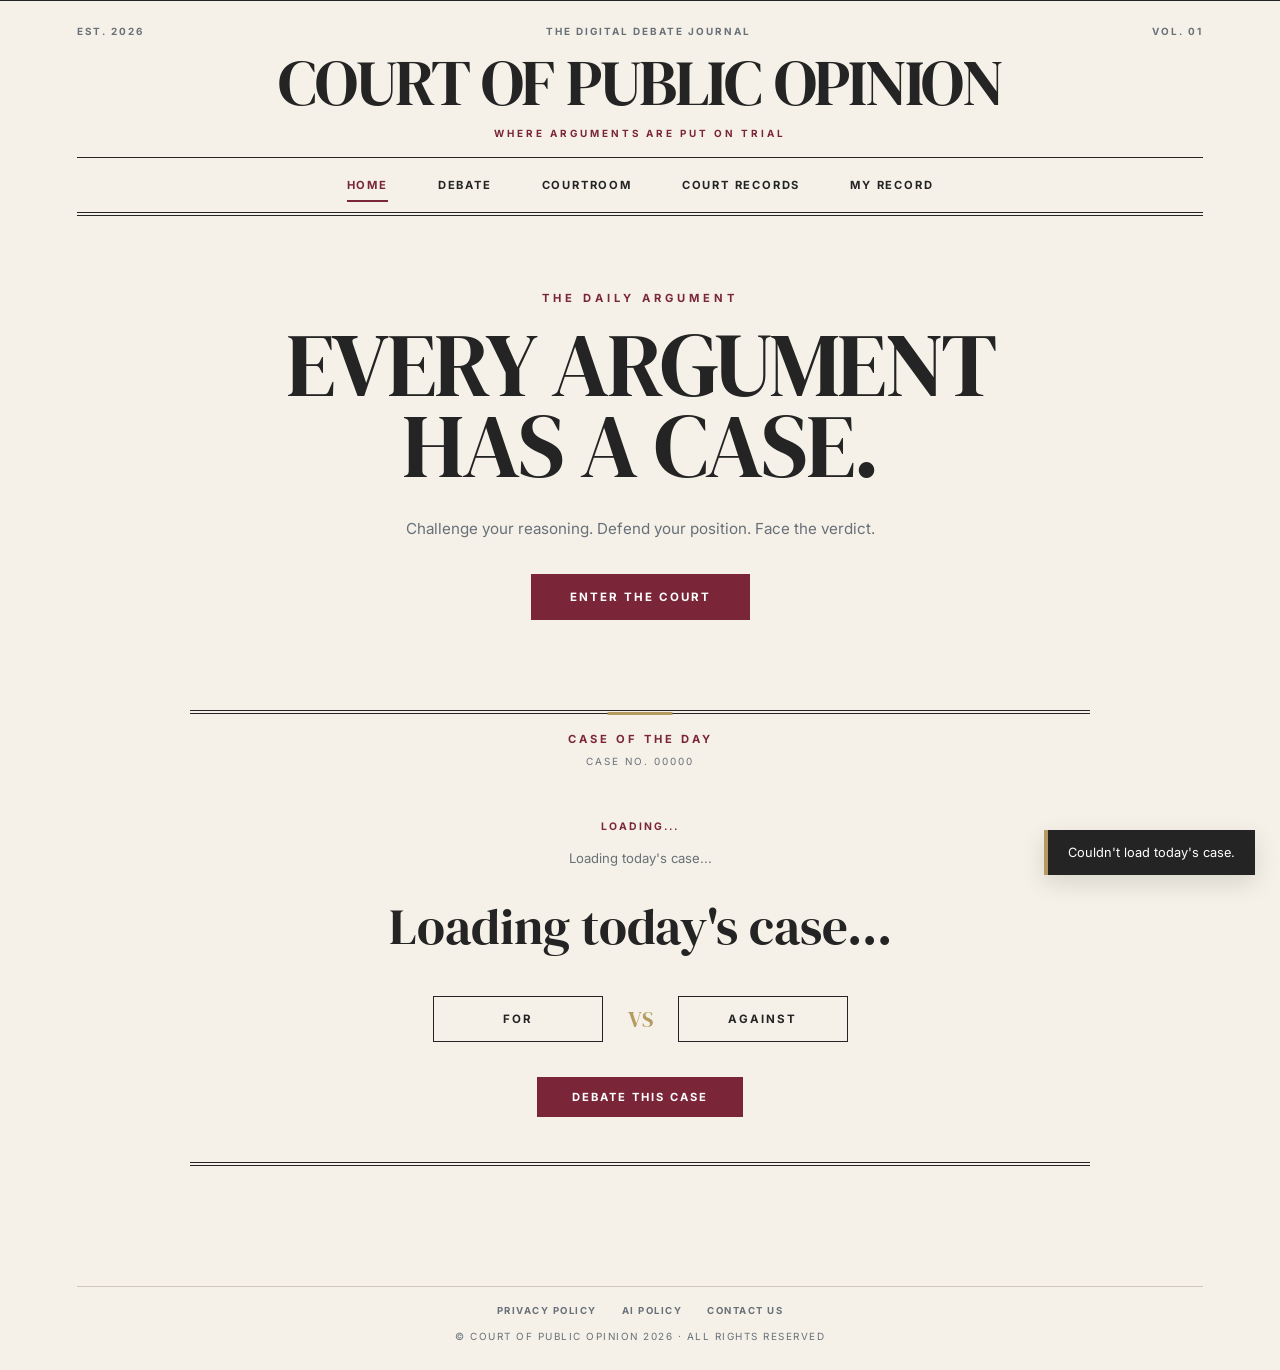
<file: client/index.html>
<!doctype html>
<html lang="en">
	<head>
		<meta charset="UTF-8" />
		<meta name="viewport" content="width=device-width, initial-scale=1.0" />

		<title>Court of Public Opinion</title>

		<link rel="stylesheet" href="/client/styles/style.css" />
	</head>

	<body>
		<header>
			<div class="masthead">
				<div class="masthead-top">
					<span>EST. 2026</span>
					<span>THE DIGITAL DEBATE JOURNAL</span>
					<span>VOL. 01</span>
				</div>

				<a href="/client/index.html" class="brand"> COURT OF PUBLIC OPINION </a>

				<div class="masthead-tagline">WHERE ARGUMENTS ARE PUT ON TRIAL</div>
			</div>

			<nav>
				<a href="/client/index.html" class="active">HOME</a>

				<a href="/client/pages/debate.html"> DEBATE </a>

				<a href="/client/pages/courtroom.html"> COURTROOM </a>

				<a href="/client/pages/cases.html"> COURT RECORDS </a>

				<a href="/client/pages/profile.html"> MY RECORD </a>
			</nav>
		</header>

		<main>
			<section class="hero">
				<p class="section-label">THE DAILY ARGUMENT</p>

				<h1>
					EVERY ARGUMENT<br />
					HAS A CASE.
				</h1>

				<p class="hero-description">
					Challenge your reasoning. Defend your position. Face the verdict.
				</p>

				<a href="/client/pages/courtroom.html" class="court-button">
					ENTER THE COURT
				</a>
			</section>

			<section class="case-section">
				<div class="case-header">
					<span class="case-label"> CASE OF THE DAY </span>

					<span class="case-number" id="caseNumber"> CASE NO. 00000 </span>
				</div>

				<div class="case-content">
					<p class="case-category" id="caseCategory">LOADING...</p>

					<p class="case-description" id="caseDescription">
						Loading today's case...
					</p>

					<h2 id="daily_case">
						Loading today's case...
					</h2>

					<div class="sides">
						<button type="button" class="stance-btn" id="forBtn" data-stance="FOR">
							FOR
						</button>

						<span class="vs">VS</span>

						<button type="button" class="stance-btn" id="againstBtn" data-stance="AGAINST">
							AGAINST
						</button>
					</div>

					<a href="/client/pages/debate.html" class="debate-button" id="debateBtn">
						DEBATE THIS CASE
					</a>
				</div>
			</section>
		</main>

		<footer>
			<div class="footer-line"></div>
			<div class="footer-links">
				<a href="/client/pages/policies/privacy_policy.html">PRIVACY POLICY</a>
				<a href="/client/pages/policies/ai_policy.html">AI POLICY</a>
				<a href="/client/pages/contact.html">CONTACT US</a>
			</div>
			<p>© COURT OF PUBLIC OPINION 2026 · ALL RIGHTS RESERVED</p>
		</footer>

		<div id="notification" class="notification hidden"></div>

		<script src="/client/scripts/env.js"></script>
		<script src="/client/scripts/axios.min.js"></script>
		<script src="/client/scripts/helper.js"></script>
		<script src="/client/scripts/index.js"></script>
	</body>
</html>
</file>
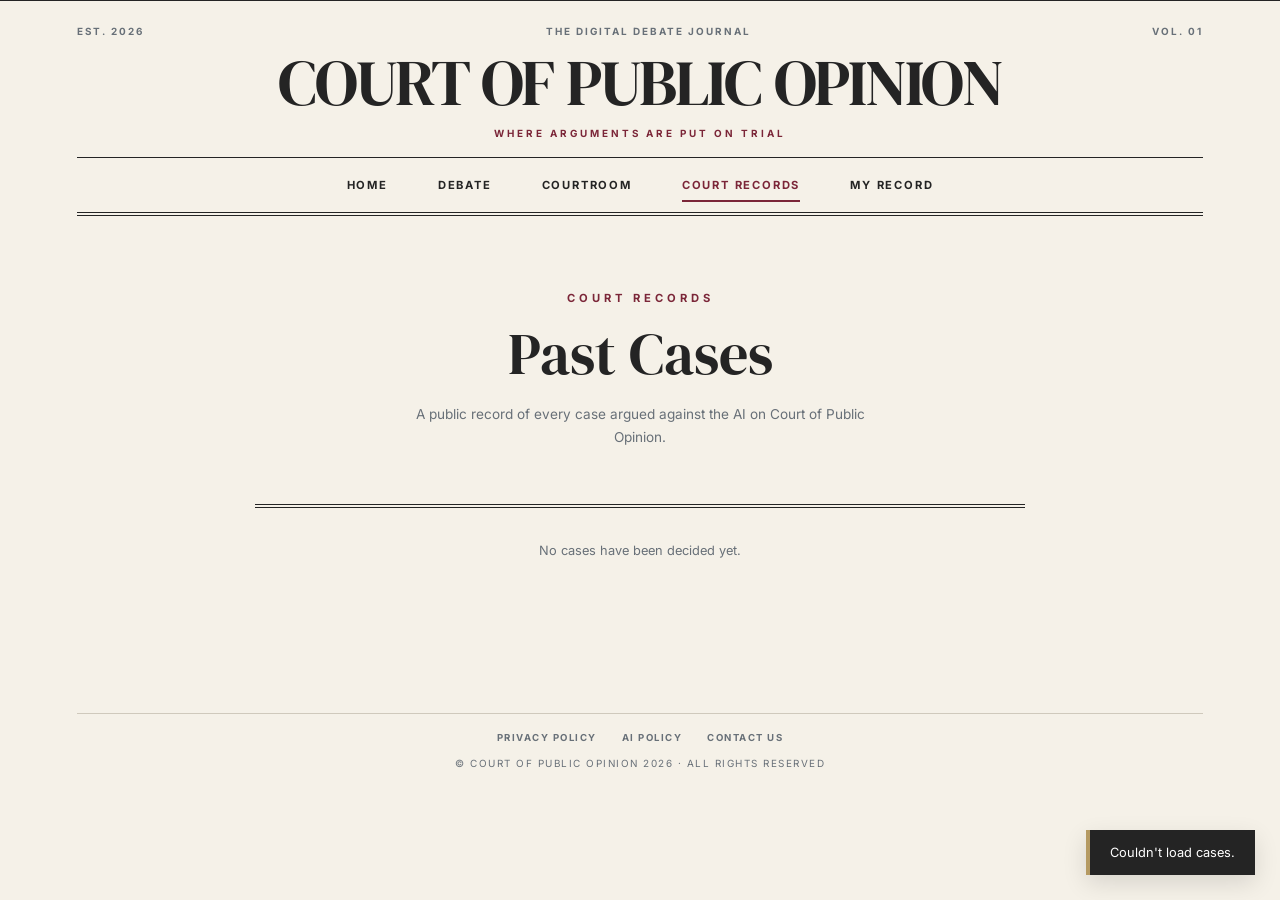
<file: client/pages/cases.html>
<!doctype html>
<html lang="en">
	<head>
		<meta charset="UTF-8" />
		<meta name="viewport" content="width=device-width, initial-scale=1.0" />
		<title>Court Records</title>
		<link rel="stylesheet" href="/client/styles/cases.css" />
	</head>
	<body>
		<header>
			<div class="masthead">
				<div class="masthead-top">
					<span>EST. 2026</span>
					<span>THE DIGITAL DEBATE JOURNAL</span>
					<span>VOL. 01</span>
				</div>

				<a href="/client/index.html" class="brand"> COURT OF PUBLIC OPINION </a>

				<div class="masthead-tagline">WHERE ARGUMENTS ARE PUT ON TRIAL</div>
			</div>

			<nav>
				<a href="/client/index.html">HOME</a>

				<a href="/client/pages/debate.html"> DEBATE </a>

				<a href="/client/pages/courtroom.html"> COURTROOM </a>

				<a href="/client/pages/cases.html" class="active"> COURT RECORDS </a>

				<a href="/client/pages/profile.html"> MY RECORD </a>
			</nav>
		</header>

		<main class="cases-main">
			<p class="section-label">COURT RECORDS</p>
			<h1>Past Cases</h1>
			<p class="cases-description">
				A public record of every case argued against the AI on Court of Public Opinion.
			</p>

			<div id="casesList">
				<p class="no-cases">No cases have been decided yet.</p>
			</div>
		</main>

		<footer>
			<div class="footer-line"></div>

			<div class="footer-links">
				<a href="/client/pages/policies/privacy_policy.html">PRIVACY POLICY</a>
				<a href="/client/pages/policies/ai_policy.html">AI POLICY</a>
				<a href="/client/pages/contact.html">CONTACT US</a>
			</div>

			<p>© COURT OF PUBLIC OPINION 2026 · ALL RIGHTS RESERVED</p>
		</footer>

		<div id="notification" class="notification hidden"></div>

		<script src="/client/scripts/env.js"></script>
		<script src="/client/scripts/axios.min.js"></script>
		<script src="/client/scripts/helper.js"></script>
		<script src="/client/scripts/cases.js"></script>
	</body>
</html>
</file>
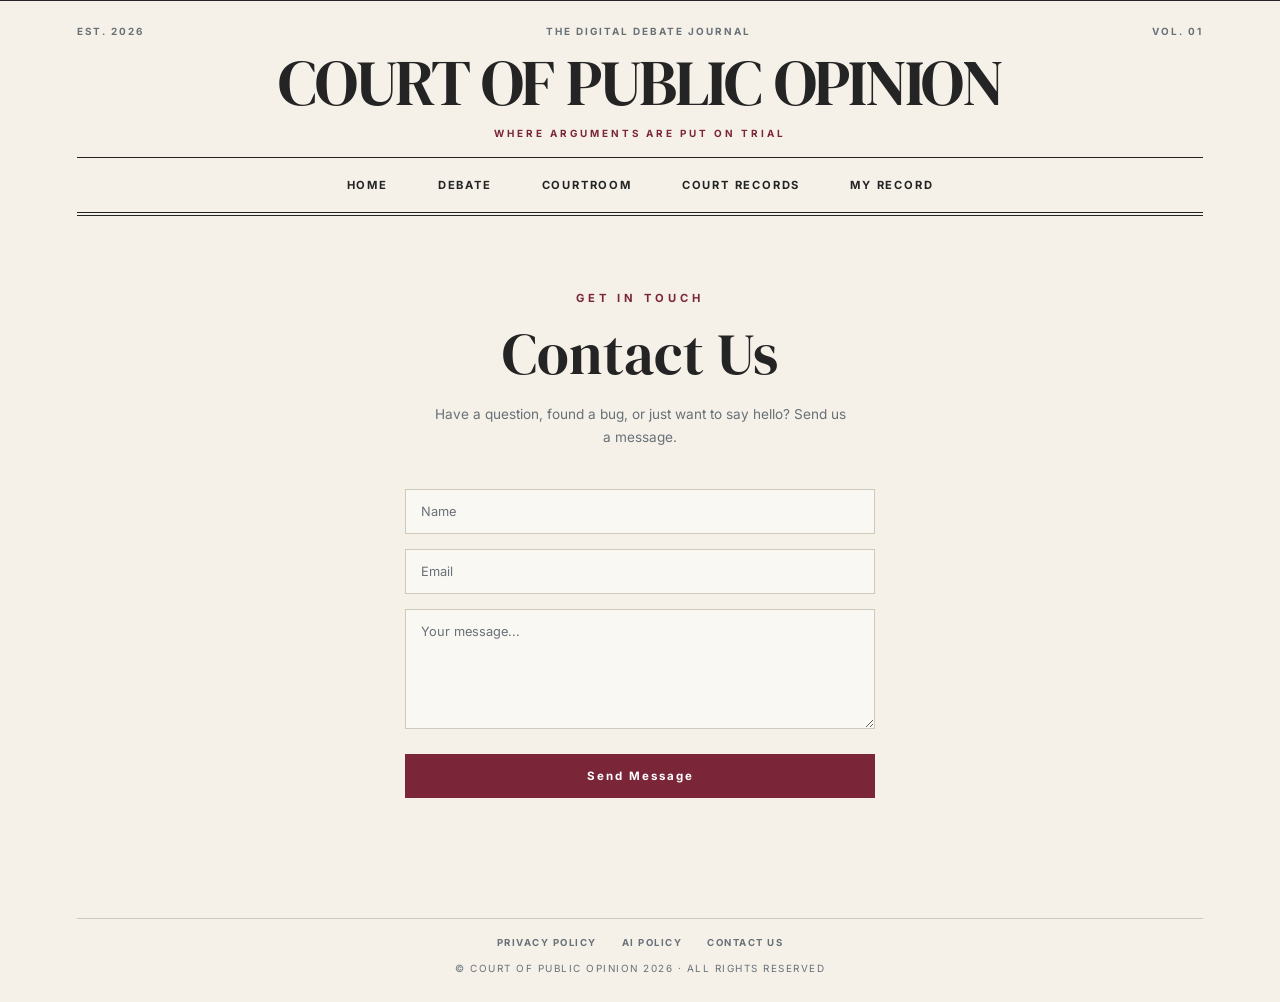
<file: client/pages/contact.html>
<!doctype html>
<html lang="en">
	<head>
		<meta charset="UTF-8" />
		<meta name="viewport" content="width=device-width, initial-scale=1.0" />
		<title>Contact Us</title>
		<link rel="stylesheet" href="/client/styles/contact.css" />
	</head>
	<body>
		<header>
			<div class="masthead">
				<div class="masthead-top">
					<span>EST. 2026</span>
					<span>THE DIGITAL DEBATE JOURNAL</span>
					<span>VOL. 01</span>
				</div>

				<a href="/client/index.html" class="brand"> COURT OF PUBLIC OPINION </a>

				<div class="masthead-tagline">WHERE ARGUMENTS ARE PUT ON TRIAL</div>
			</div>

			<nav>
				<a href="/client/index.html">HOME</a>

				<a href="/client/pages/debate.html"> DEBATE </a>

				<a href="/client/pages/courtroom.html"> COURTROOM </a>

				<a href="/client/pages/cases.html"> COURT RECORDS </a>

				<a href="/client/pages/profile.html"> MY RECORD </a>
			</nav>
		</header>

		<main class="contact-main">
			<p class="section-label">GET IN TOUCH</p>
			<h1>Contact Us</h1>
			<p class="contact-description">
				Have a question, found a bug, or just want to say hello? Send us a
				message.
			</p>

			<form id="contactForm">
				<input type="text" id="contactName" placeholder="Name" required />
				<input type="email" id="contactEmail" placeholder="Email" required />
				<textarea
					id="contactMessage"
					placeholder="Your message..."
					rows="6"
					required
				></textarea>
				<button type="submit">Send Message</button>
			</form>
		</main>

		<footer>
			<div class="footer-line"></div>

			<div class="footer-links">
				<a href="/client/pages/policies/privacy_policy.html">PRIVACY POLICY</a>
				<a href="/client/pages/policies/ai_policy.html">AI POLICY</a>
				<a href="/client/pages/contact.html">CONTACT US</a>
			</div>

			<p>© COURT OF PUBLIC OPINION 2026 · ALL RIGHTS RESERVED</p>
		</footer>

		<div id="notification" class="notification hidden"></div>

		<script src="/client/scripts/env.js"></script>
		<script src="/client/scripts/axios.min.js"></script>
		<script src="/client/scripts/helper.js"></script>
		<script src="/client/scripts/contact.js"></script>
	</body>
</html>
</file>
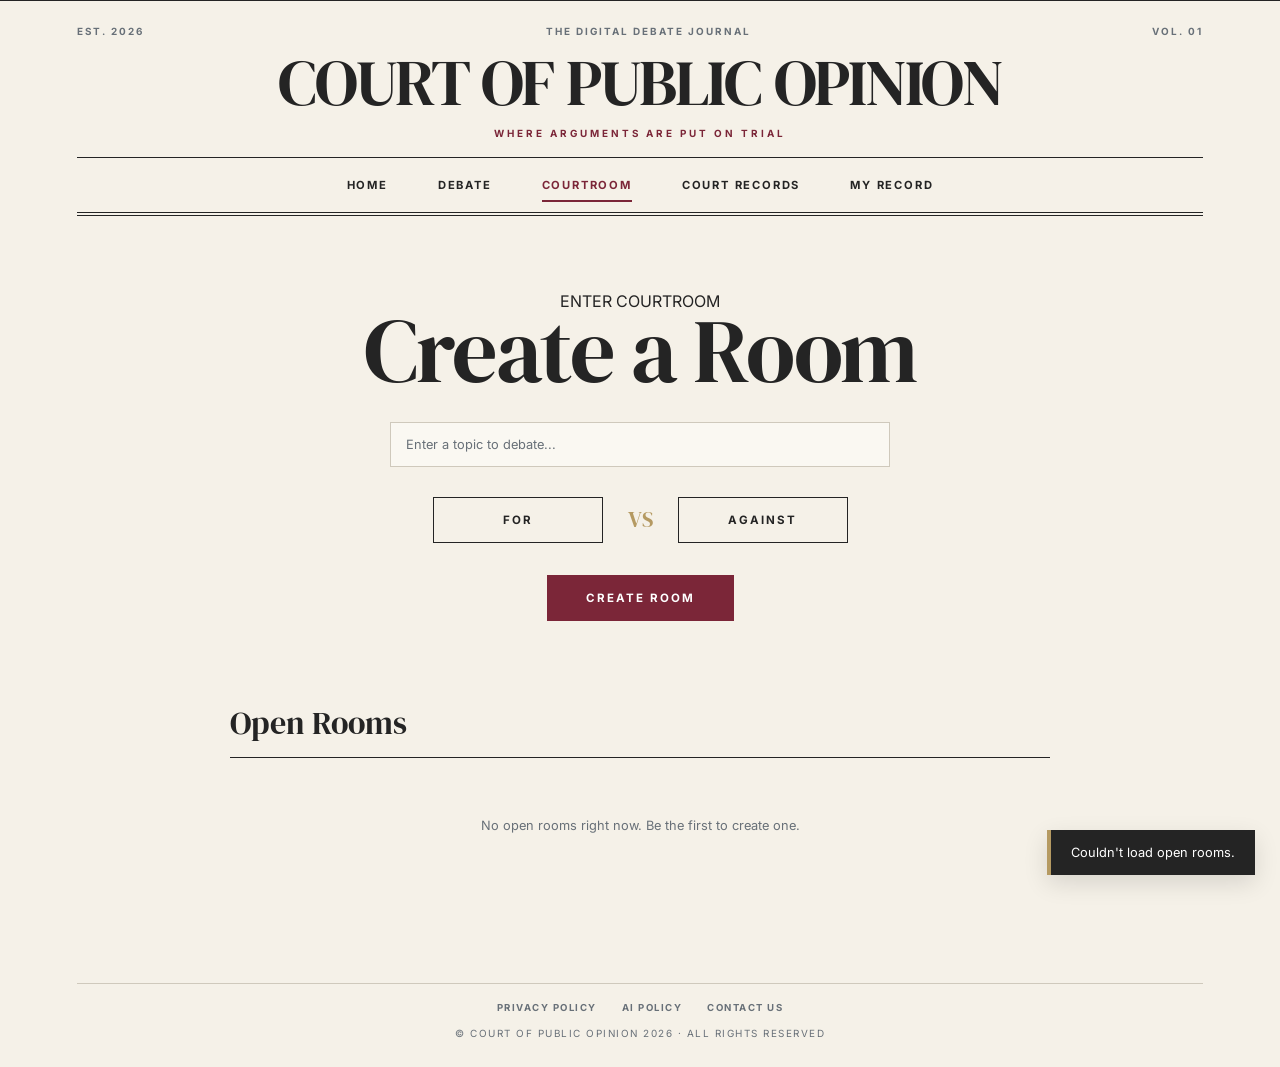
<file: client/pages/courtroom.html>
<!doctype html>
<html lang="en">
	<head>
		<meta charset="UTF-8" />
		<meta name="viewport" content="width=device-width, initial-scale=1.0" />
		<title>Courtroom</title>
		<link rel="stylesheet" href="/client/styles/courtroom.css" />
	</head>
	<body>
		<header>
			<div class="masthead">
				<div class="masthead-top">
					<span>EST. 2026</span>
					<span>THE DIGITAL DEBATE JOURNAL</span>
					<span>VOL. 01</span>
				</div>

				<a href="/client/index.html" class="brand"> COURT OF PUBLIC OPINION </a>

				<div class="masthead-tagline">WHERE ARGUMENTS ARE PUT ON TRIAL</div>
			</div>

			<nav>
				<a href="/client/index.html">HOME</a>

				<a href="/client/pages/debate.html"> DEBATE </a>

				<a href="/client/pages/courtroom.html" class="active"> COURTROOM </a>

				<a href="/client/pages/cases.html"> COURT RECORDS </a>

				<a href="/client/pages/profile.html"> MY RECORD </a>
			</nav>
		</header>

		<main class="courtroom-main">
			<div id="activeRoomBanner" class="hidden">
				<p id="activeRoomBannerText">You have a debate in progress.</p>
				<a href="#" id="returnToRoomLink">RETURN TO DEBATE</a>
			</div>

			<section id="createRoom">
				<p class="section-label">ENTER COURTROOM</p>
				<h1>Create a Room</h1>

				<input
					type="text"
					id="roomTopic"
					placeholder="Enter a topic to debate..."
				/>

				<div class="sides">
					<button type="button" class="stance-btn" data-stance="FOR">
						FOR
					</button>

					<span class="vs">VS</span>

					<button type="button" class="stance-btn" data-stance="AGAINST">
						AGAINST
					</button>
				</div>

				<button type="button" id="createRoomBtn" class="court-button">
					CREATE ROOM
				</button>
			</section>

			<section id="openRooms">
				<h2>Open Rooms</h2>
				<div id="openRoomsList">
					<p class="no-rooms">No open rooms right now. Be the first to create one.</p>
				</div>
			</section>
		</main>

		<footer>
			<div class="footer-line"></div>

			<div class="footer-links">
				<a href="/client/pages/policies/privacy_policy.html">PRIVACY POLICY</a>
				<a href="/client/pages/policies/ai_policy.html">AI POLICY</a>
				<a href="/client/pages/contact.html">CONTACT US</a>
			</div>

			<p>© COURT OF PUBLIC OPINION 2026 · ALL RIGHTS RESERVED</p>
		</footer>

		<div id="notification" class="notification hidden"></div>

		<script src="/client/scripts/env.js"></script>
		<script src="/client/scripts/axios.min.js"></script>
		<script src="/client/scripts/helper.js"></script>
		<script src="/client/scripts/courtroom.js"></script>
	</body>
</html>
</file>
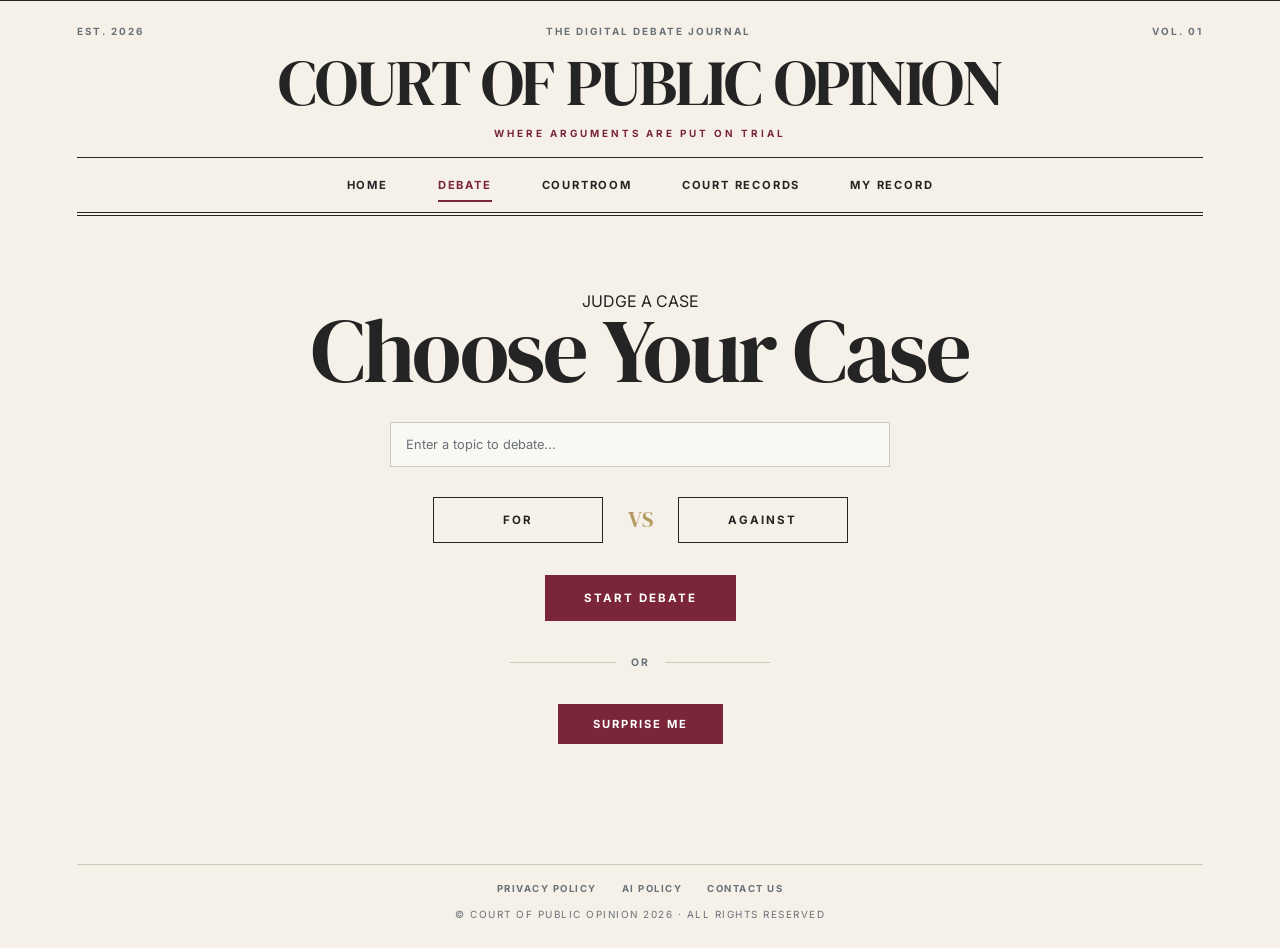
<file: client/pages/debate.html>
<!doctype html>
<html lang="en">
	<head>
		<meta charset="UTF-8" />
		<meta name="viewport" content="width=device-width, initial-scale=1.0" />
		<title>Debate</title>
		<link rel="stylesheet" href="/client/styles/debate.css" />
	</head>
	<body>
		<header>
			<div class="masthead">
				<div class="masthead-top">
					<span>EST. 2026</span>
					<span>THE DIGITAL DEBATE JOURNAL</span>
					<span>VOL. 01</span>
				</div>

				<a href="/client/index.html" class="brand"> COURT OF PUBLIC OPINION </a>

				<div class="masthead-tagline">WHERE ARGUMENTS ARE PUT ON TRIAL</div>
			</div>

			<nav>
				<a href="/client/index.html">HOME</a>

				<a href="/client/pages/debate.html" class="active"> DEBATE </a>

				<a href="/client/pages/courtroom.html"> COURTROOM </a>

				<a href="/client/pages/cases.html"> COURT RECORDS </a>

				<a href="/client/pages/profile.html"> MY RECORD </a>
			</nav>
		</header>

		<main class="debate-main">
			<section id="topicSelect">
				<p class="section-label">JUDGE A CASE</p>
				<h1>Choose Your Case</h1>

				<input
					type="text"
					id="customTopic"
					placeholder="Enter a topic to debate..."
				/>

				<div class="sides">
					<button type="button" class="stance-btn" data-stance="FOR">
						FOR
					</button>

					<span class="vs">VS</span>

					<button type="button" class="stance-btn" data-stance="AGAINST">
						AGAINST
					</button>
				</div>

				<button type="button" id="startCustomDebate" class="court-button">
					START DEBATE
				</button>

				<p class="or-divider">OR</p>

				<button type="button" id="startRandomDebate" class="debate-button">
					SURPRISE ME
				</button>
			</section>

			<section id="debateScreen" class="hidden">
				<p class="section-label">LIVE CASE</p>
				<h2 id="debateTopicLabel"></h2>

				<div class="debate-stances">
					<p id="debateStanceLabel"></p>
					<p id="debateOpponentLabel"></p>
				</div>

				<p id="debateTimer"></p>
			</section>

			<section id="chatSection" class="hidden">
				<div id="chatLog"></div>

				<form id="messageForm">
					<input
						type="text"
						id="messageInput"
						placeholder="Type your argument..."
						autocomplete="off"
					/>
					<button type="submit" id="sendMessageBtn">SEND</button>
				</form>

				<button type="button" id="forfeitBtn" class="forfeit-button">FORFEIT DEBATE</button>
			</section>

			<section id="verdictScreen" class="hidden">
				<p class="section-label">VERDICT</p>
				<h2 id="verdictText"></h2>
				<p id="verdictScoreText"></p>

				<div class="verdict-stats">
					<div class="stat-bar">
						<span class="stat-label">LOGIC</span>
						<div class="bar-track"><div class="bar-fill" id="verdictLogicBar"></div></div>
						<span class="stat-value" id="verdictLogicValue">0</span>
					</div>

					<div class="stat-bar">
						<span class="stat-label">REBUTTAL</span>
						<div class="bar-track"><div class="bar-fill" id="verdictRebuttalBar"></div></div>
						<span class="stat-value" id="verdictRebuttalValue">0</span>
					</div>

					<div class="stat-bar">
						<span class="stat-label">EVIDENCE</span>
						<div class="bar-track"><div class="bar-fill" id="verdictEvidenceBar"></div></div>
						<span class="stat-value" id="verdictEvidenceValue">0</span>
					</div>

					<div class="stat-bar">
						<span class="stat-label">PERSUASION</span>
						<div class="bar-track"><div class="bar-fill" id="verdictPersuasionBar"></div></div>
						<span class="stat-value" id="verdictPersuasionValue">0</span>
					</div>
				</div>
			</section>
		</main>

		<footer>
			<div class="footer-line"></div>

			<div class="footer-links">
				<a href="/client/pages/policies/privacy_policy.html">PRIVACY POLICY</a>
				<a href="/client/pages/policies/ai_policy.html">AI POLICY</a>
				<a href="/client/pages/contact.html">CONTACT US</a>
			</div>

			<p>© COURT OF PUBLIC OPINION 2026 · ALL RIGHTS RESERVED</p>
		</footer>

		<div id="notification" class="notification hidden"></div>

		<script src="/client/scripts/env.js"></script>
		<script src="/client/scripts/axios.min.js"></script>
		<script src="/client/scripts/helper.js"></script>
		<script src="/client/scripts/debate.js"></script>
	</body>
</html>
</file>
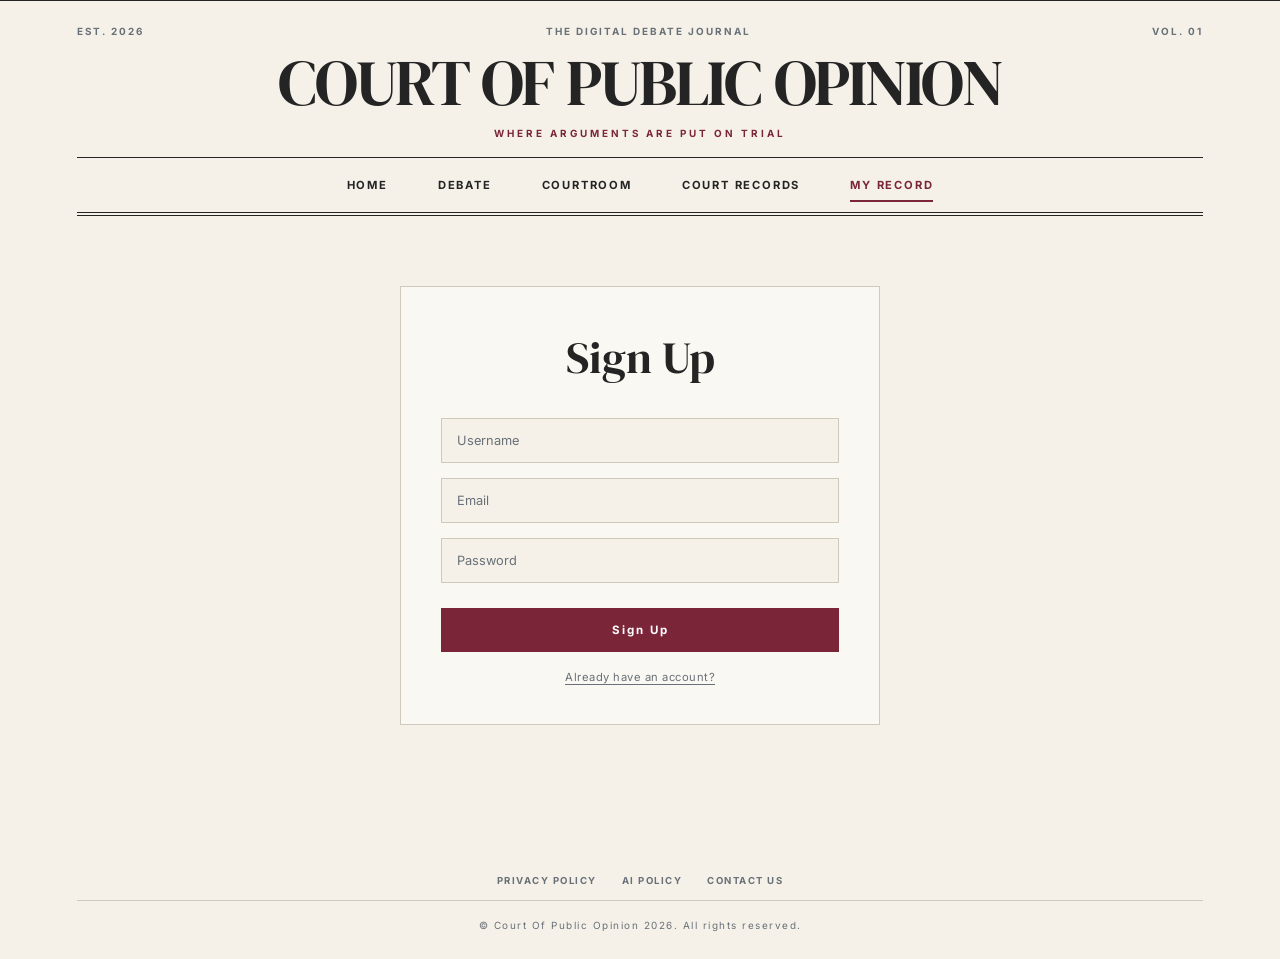
<file: client/pages/profile.html>
<!doctype html>
<html lang="en">
	<head>
		<meta charset="UTF-8" />
		<meta name="viewport" content="width=device-width, initial-scale=1.0" />
		<title>Profile</title>
		<link rel="stylesheet" href="/client/styles/profile.css" />
	</head>
	<body>
		<header>
			<div class="masthead">
				<div class="masthead-top">
					<span>EST. 2026</span>
					<span>THE DIGITAL DEBATE JOURNAL</span>
					<span>VOL. 01</span>
				</div>

				<a href="/client/index.html" class="brand"> COURT OF PUBLIC OPINION </a>

				<div class="masthead-tagline">WHERE ARGUMENTS ARE PUT ON TRIAL</div>
			</div>

			<nav>
				<a href="/client/index.html">HOME</a>

				<a href="/client/pages/debate.html"> DEBATE </a>

				<a href="/client/pages/courtroom.html"> COURTROOM </a>

				<a href="/client/pages/cases.html"> COURT RECORDS </a>

				<a href="/client/pages/profile.html" class="active"> MY RECORD </a>
			</nav>
		</header>

		<main class="profile-main">
			<section id="signUp">
				<h1>Sign Up</h1>
				<form id="signUpForm">
					<input
						type="text"
						id="signUpUsername"
						placeholder="Username"
						required
					/>
					<input type="email" id="signUpEmail" placeholder="Email" required />
					<input
						type="password"
						id="signUpPassword"
						placeholder="Password"
						required
					/>
					<button type="submit">Sign Up</button>
				</form>
				<button id="goToLogInBtn" type="button" class="switch-form-btn">
					Already have an account?
				</button>
			</section>
			<section id="logIn" class="hidden">
				<h1>Log In</h1>
				<form id="logInForm">
					<input type="email" id="logInEmail" placeholder="Email" required />
					<input
						type="password"
						id="logInPassword"
						placeholder="Password"
						required
					/>
					<button id="logInBtn" type="submit">Log In</button>
				</form>
				<button id="goToForgotPasswordBtn" type="button" class="switch-form-btn">
					Forgot Password?
				</button>
				<button id="goToSignUpBtn" type="button" class="switch-form-btn">
					Don't have an account?
				</button>
			</section>
			<section id="forgotPassword" class="hidden">
				<h1>Reset Password</h1>
				<form id="forgotPasswordForm">
					<input
						type="email"
						id="forgotPasswordEmail"
						placeholder="Email"
						required
					/>
					<input
						type="password"
						id="forgotPasswordNew"
						placeholder="New Password"
						required
					/>
					<button type="submit">Reset Password</button>
				</form>
				<button id="backToLogInBtn" type="button" class="switch-form-btn">
					Back to Log In
				</button>
			</section>
			<section id="Profile" class="hidden">
				<h1>Your Record</h1>
				<p id="profileUsername" class="profile-username"></p>

				<div class="record-summary">
					<p><span id="totalCases">0</span> CASES HEARD</p>
					<p><span id="totalWins">0</span> WINS</p>
					<p><span id="totalLosses">0</span> LOSSES</p>
					<p><span id="totalDraws">0</span> DRAWS</p>
				</div>

				<div class="argument-profile">
					<h2>Argument Profile</h2>

					<div class="stat-bar">
						<span class="stat-label">LOGIC</span>
						<div class="bar-track">
							<div class="bar-fill" id="logicBar"></div>
						</div>
						<span class="stat-value" id="logicValue">0</span>
					</div>

					<div class="stat-bar">
						<span class="stat-label">REBUTTAL</span>
						<div class="bar-track">
							<div class="bar-fill" id="rebuttalBar"></div>
						</div>
						<span class="stat-value" id="rebuttalValue">0</span>
					</div>

					<div class="stat-bar">
						<span class="stat-label">EVIDENCE</span>
						<div class="bar-track">
							<div class="bar-fill" id="evidenceBar"></div>
						</div>
						<span class="stat-value" id="evidenceValue">0</span>
					</div>

					<div class="stat-bar">
						<span class="stat-label">PERSUASION</span>
						<div class="bar-track">
							<div class="bar-fill" id="persuasionBar"></div>
						</div>
						<span class="stat-value" id="persuasionValue">0</span>
					</div>
				</div>

				<p id="trendText"></p>

				<div class="recent-cases">
					<h2>Recent Cases</h2>
					<div id="recentCasesList"></div>
				</div>

				<div class="profile-actions">
					<button id="logOutBtn" type="button">Log Out</button>
					<button id="deleteAccountBtn" type="button" class="danger">
						Delete Account
					</button>
				</div>
			</section>
		</main>
		<footer>
			<div class="footer-links">
				<a href="/client/pages/policies/privacy_policy.html">PRIVACY POLICY</a>
				<a href="/client/pages/policies/ai_policy.html">AI POLICY</a>
				<a href="/client/pages/contact.html">CONTACT US</a>
			</div>

			<p class="copyright">
				© Court Of Public Opinion 2026. All rights reserved.
			</p>
		</footer>
		<div id="notification" class="notification hidden"></div>
		<script src="/client/scripts/env.js"></script>
		<script src="/client/scripts/axios.min.js"></script>
		<script src="/client/scripts/helper.js"></script>
		<script src="/client/scripts/profile.js"></script>
	</body>
</html>
</file>
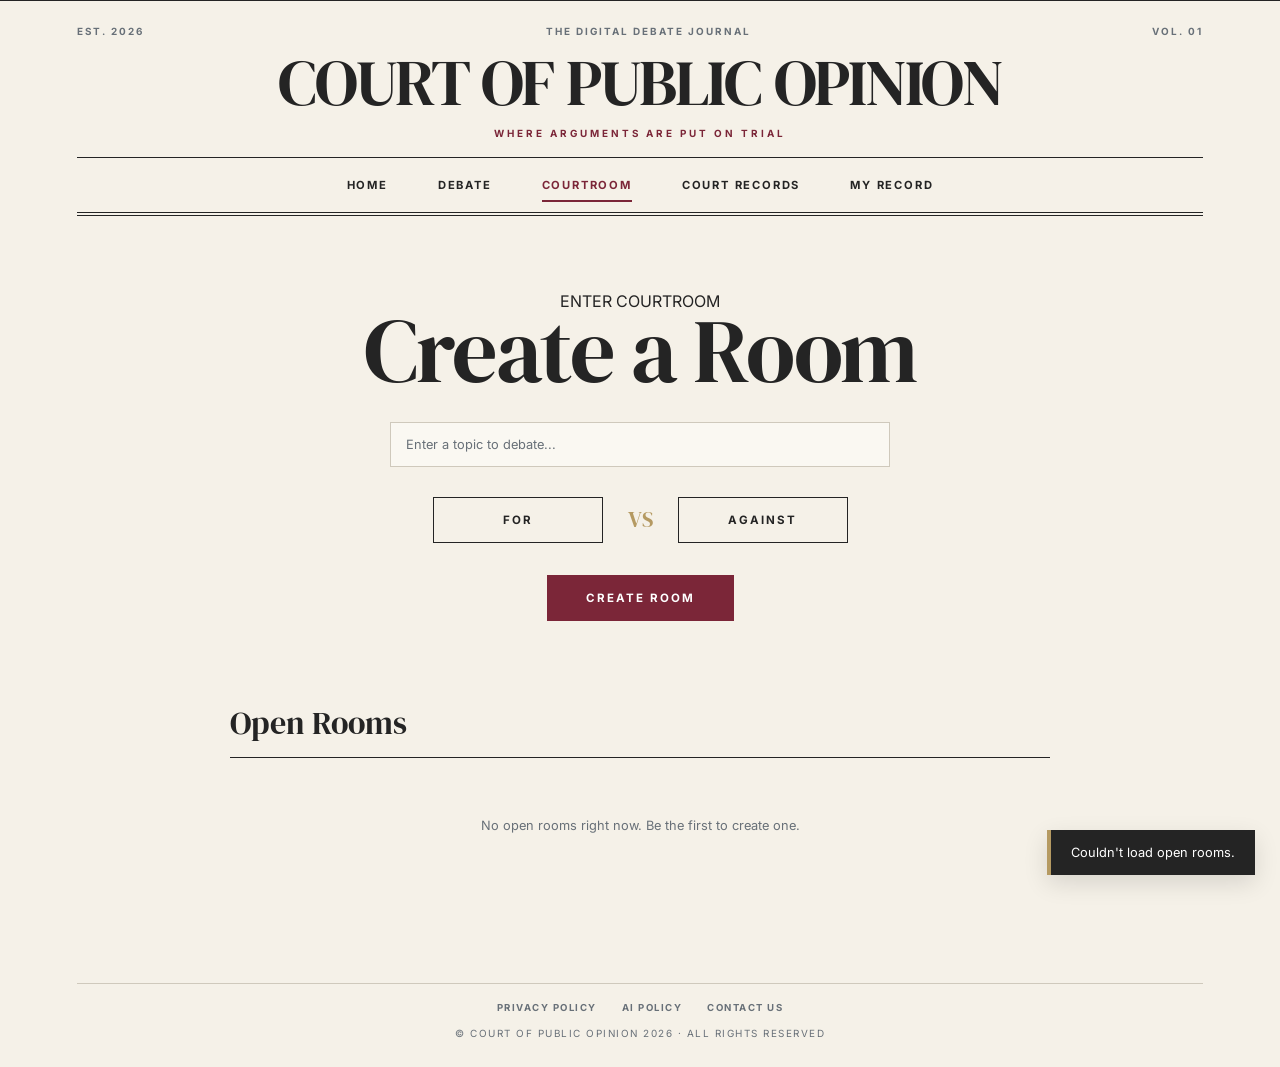
<file: client/pages/room.html>
<!doctype html>
<html lang="en">
	<head>
		<meta charset="UTF-8" />
		<meta name="viewport" content="width=device-width, initial-scale=1.0" />
		<title>Live Debate</title>
		<link rel="stylesheet" href="/client/styles/room.css" />
	</head>
	<body>
		<header>
			<div class="masthead">
				<div class="masthead-top">
					<span>EST. 2026</span>
					<span>THE DIGITAL DEBATE JOURNAL</span>
					<span>VOL. 01</span>
				</div>

				<a href="/client/index.html" class="brand"> COURT OF PUBLIC OPINION </a>

				<div class="masthead-tagline">WHERE ARGUMENTS ARE PUT ON TRIAL</div>
			</div>

			<nav>
				<a href="/client/index.html">HOME</a>

				<a href="/client/pages/debate.html"> DEBATE </a>

				<a href="/client/pages/courtroom.html" class="active"> COURTROOM </a>

				<a href="/client/pages/cases.html"> COURT RECORDS </a>

				<a href="/client/pages/profile.html"> MY RECORD </a>
			</nav>
		</header>

		<main class="room-main">
			<section id="roomScreen">
				<p class="section-label">LIVE CASE</p>
				<h2 id="roomTopicLabel"></h2>

				<div class="room-stances">
					<p id="roomStanceLabel"></p>
					<p id="roomOpponentLabel"></p>
				</div>

				<p id="roomTimer"></p>
			</section>

			<section id="chatSection">
				<div id="chatLog"></div>

				<form id="messageForm">
					<input
						type="text"
						id="messageInput"
						placeholder="Type your argument..."
						autocomplete="off"
					/>
					<button type="submit" id="sendMessageBtn">SEND</button>
				</form>

				<button type="button" id="forfeitBtn" class="forfeit-button">FORFEIT DEBATE</button>
			</section>

			<section id="verdictScreen" class="hidden">
				<p class="section-label">VERDICT</p>
				<h2 id="verdictText"></h2>
				<p id="verdictScoreText"></p>

				<div class="verdict-stats">
					<div class="stat-bar">
						<span class="stat-label">LOGIC</span>
						<div class="bar-track"><div class="bar-fill" id="verdictLogicBar"></div></div>
						<span class="stat-value" id="verdictLogicValue">0</span>
					</div>

					<div class="stat-bar">
						<span class="stat-label">REBUTTAL</span>
						<div class="bar-track"><div class="bar-fill" id="verdictRebuttalBar"></div></div>
						<span class="stat-value" id="verdictRebuttalValue">0</span>
					</div>

					<div class="stat-bar">
						<span class="stat-label">EVIDENCE</span>
						<div class="bar-track"><div class="bar-fill" id="verdictEvidenceBar"></div></div>
						<span class="stat-value" id="verdictEvidenceValue">0</span>
					</div>

					<div class="stat-bar">
						<span class="stat-label">PERSUASION</span>
						<div class="bar-track"><div class="bar-fill" id="verdictPersuasionBar"></div></div>
						<span class="stat-value" id="verdictPersuasionValue">0</span>
					</div>
				</div>
			</section>
		</main>

		<footer>
			<div class="footer-line"></div>

			<div class="footer-links">
				<a href="/client/pages/policies/privacy_policy.html">PRIVACY POLICY</a>
				<a href="/client/pages/policies/ai_policy.html">AI POLICY</a>
				<a href="/client/pages/contact.html">CONTACT US</a>
			</div>

			<p>© COURT OF PUBLIC OPINION 2026 · ALL RIGHTS RESERVED</p>
		</footer>

		<div id="notification" class="notification hidden"></div>

		<script src="/client/scripts/env.js"></script>
		<script src="/client/scripts/axios.min.js"></script>
		<script src="/client/scripts/helper.js"></script>
		<script src="/client/scripts/room.js"></script>
	</body>
</html>
</file>
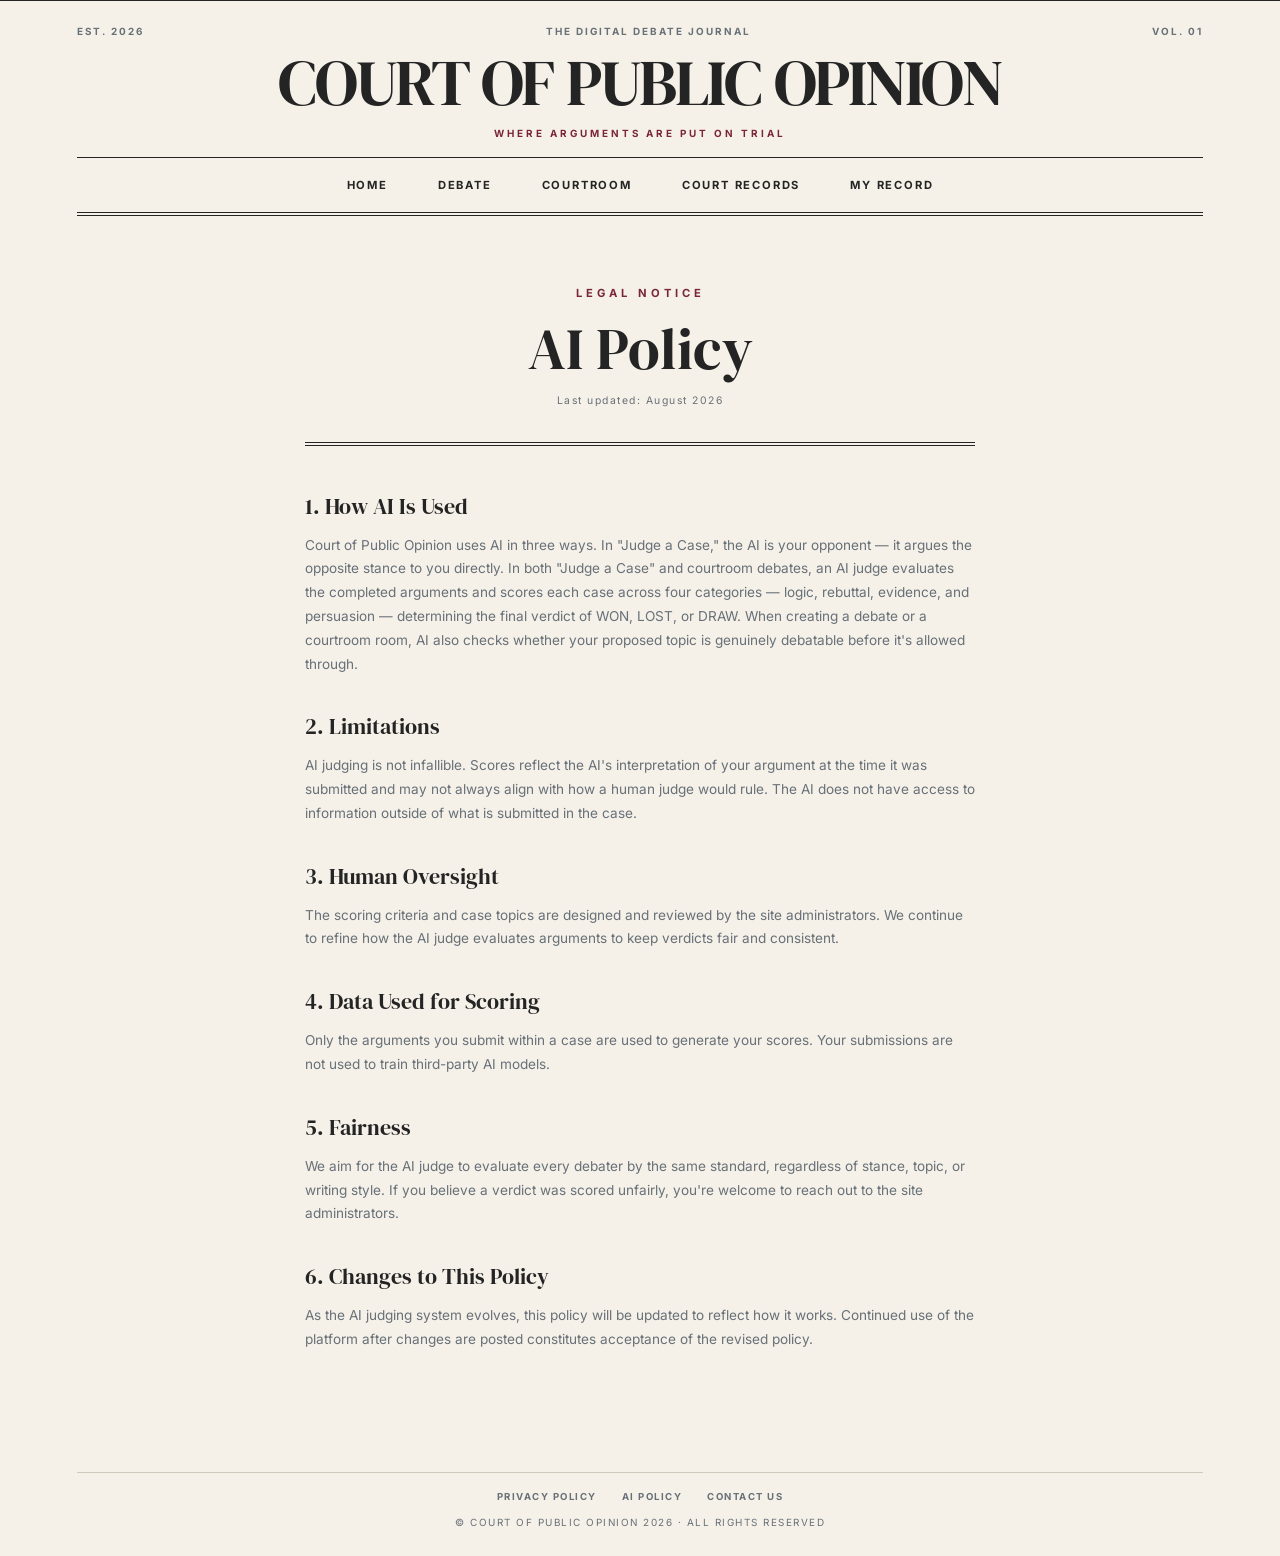
<file: client/pages/policies/ai_policy.html>
<!doctype html>
<html lang="en">
	<head>
		<meta charset="UTF-8" />
		<meta name="viewport" content="width=device-width, initial-scale=1.0" />
		<title>AI Policy</title>
		<link rel="stylesheet" href="/client/styles/policies.css" />
	</head>
	<body>
		<header>
			<div class="masthead">
				<div class="masthead-top">
					<span>EST. 2026</span>
					<span>THE DIGITAL DEBATE JOURNAL</span>
					<span>VOL. 01</span>
				</div>

				<a href="/client/index.html" class="brand"> COURT OF PUBLIC OPINION </a>

				<div class="masthead-tagline">WHERE ARGUMENTS ARE PUT ON TRIAL</div>
			</div>

			<nav>
				<a href="/client/index.html">HOME</a>

				<a href="/client/pages/debate.html"> DEBATE </a>

				<a href="/client/pages/courtroom.html"> COURTROOM </a>

				<a href="/client/pages/cases.html"> COURT RECORDS </a>

				<a href="/client/pages/profile.html"> MY RECORD </a>
			</nav>
		</header>

		<main class="policy-main">
			<p class="policy-label">LEGAL NOTICE</p>
			<h1>AI Policy</h1>
			<p class="policy-updated">Last updated: August 2026</p>

			<article class="policy-body">
				<section>
					<h2>1. How AI Is Used</h2>
					<p>
						Court of Public Opinion uses AI in three ways. In "Judge a Case,"
						the AI is your opponent &mdash; it argues the opposite stance to
						you directly. In both "Judge a Case" and courtroom debates, an AI
						judge evaluates the completed arguments and scores each case
						across four categories &mdash; logic, rebuttal, evidence, and
						persuasion &mdash; determining the final verdict of WON, LOST, or
						DRAW. When creating a debate or a courtroom room, AI also checks
						whether your proposed topic is genuinely debatable before it's
						allowed through.
					</p>
				</section>

				<section>
					<h2>2. Limitations</h2>
					<p>
						AI judging is not infallible. Scores reflect the AI's
						interpretation of your argument at the time it was submitted and
						may not always align with how a human judge would rule. The AI
						does not have access to information outside of what is submitted
						in the case.
					</p>
				</section>

				<section>
					<h2>3. Human Oversight</h2>
					<p>
						The scoring criteria and case topics are designed and reviewed by
						the site administrators. We continue to refine how the AI judge
						evaluates arguments to keep verdicts fair and consistent.
					</p>
				</section>

				<section>
					<h2>4. Data Used for Scoring</h2>
					<p>
						Only the arguments you submit within a case are used to generate
						your scores. Your submissions are not used to train third-party
						AI models.
					</p>
				</section>

				<section>
					<h2>5. Fairness</h2>
					<p>
						We aim for the AI judge to evaluate every debater by the same
						standard, regardless of stance, topic, or writing style. If you
						believe a verdict was scored unfairly, you're welcome to reach
						out to the site administrators.
					</p>
				</section>

				<section>
					<h2>6. Changes to This Policy</h2>
					<p>
						As the AI judging system evolves, this policy will be updated to
						reflect how it works. Continued use of the platform after changes
						are posted constitutes acceptance of the revised policy.
					</p>
				</section>
			</article>
		</main>

		<footer>
			<div class="footer-line"></div>

			<div class="footer-links">
				<a href="/client/pages/policies/privacy_policy.html">PRIVACY POLICY</a>
				<a href="/client/pages/policies/ai_policy.html">AI POLICY</a>
				<a href="/client/pages/contact.html">CONTACT US</a>
			</div>

			<p>© COURT OF PUBLIC OPINION 2026 · ALL RIGHTS RESERVED</p>
		</footer>
	</body>
</html>
</file>
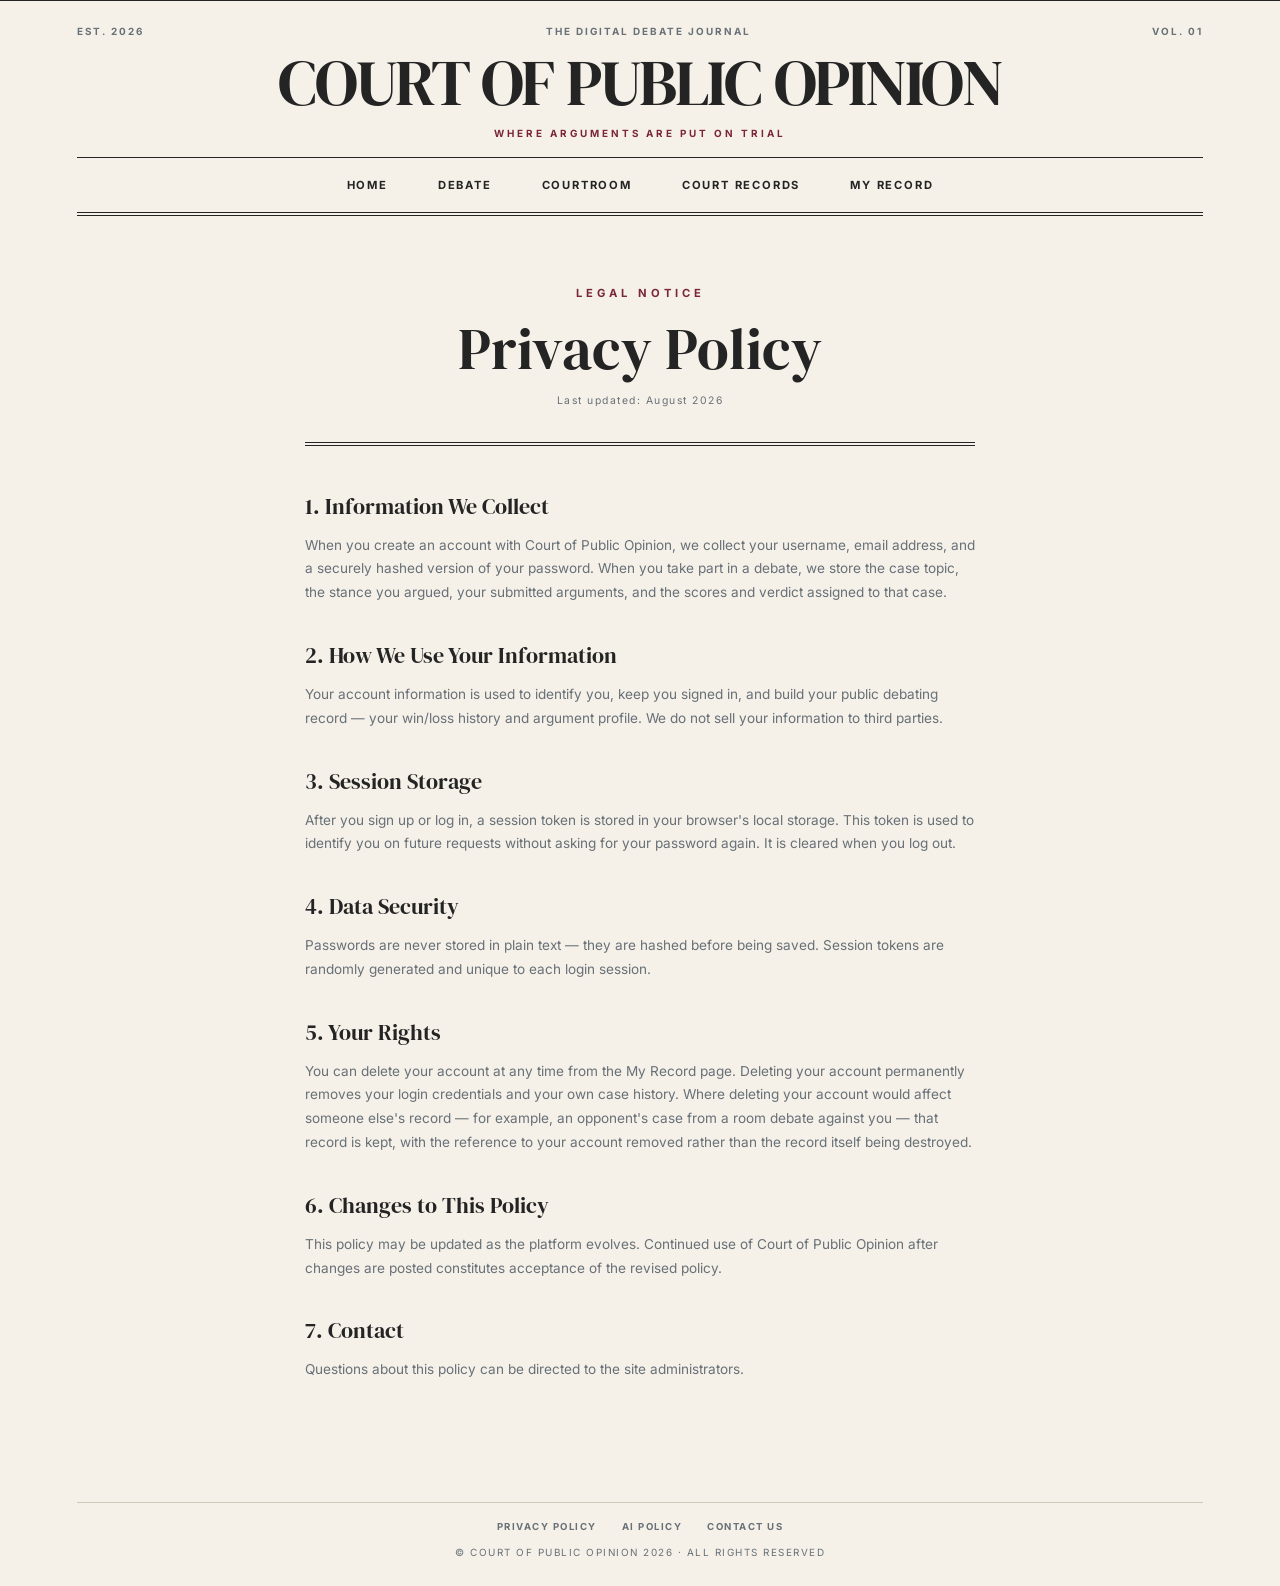
<file: client/pages/policies/privacy_policy.html>
<!doctype html>
<html lang="en">
	<head>
		<meta charset="UTF-8" />
		<meta name="viewport" content="width=device-width, initial-scale=1.0" />
		<title>Privacy Policy</title>
		<link rel="stylesheet" href="/client/styles/policies.css" />
	</head>
	<body>
		<header>
			<div class="masthead">
				<div class="masthead-top">
					<span>EST. 2026</span>
					<span>THE DIGITAL DEBATE JOURNAL</span>
					<span>VOL. 01</span>
				</div>

				<a href="/client/index.html" class="brand"> COURT OF PUBLIC OPINION </a>

				<div class="masthead-tagline">WHERE ARGUMENTS ARE PUT ON TRIAL</div>
			</div>

			<nav>
				<a href="/client/index.html">HOME</a>

				<a href="/client/pages/debate.html"> DEBATE </a>

				<a href="/client/pages/courtroom.html"> COURTROOM </a>

				<a href="/client/pages/cases.html"> COURT RECORDS </a>

				<a href="/client/pages/profile.html"> MY RECORD </a>
			</nav>
		</header>

		<main class="policy-main">
			<p class="policy-label">LEGAL NOTICE</p>
			<h1>Privacy Policy</h1>
			<p class="policy-updated">Last updated: August 2026</p>

			<article class="policy-body">
				<section>
					<h2>1. Information We Collect</h2>
					<p>
						When you create an account with Court of Public Opinion, we
						collect your username, email address, and a securely hashed
						version of your password. When you take part in a debate, we
						store the case topic, the stance you argued, your submitted
						arguments, and the scores and verdict assigned to that case.
					</p>
				</section>

				<section>
					<h2>2. How We Use Your Information</h2>
					<p>
						Your account information is used to identify you, keep you
						signed in, and build your public debating record &mdash; your
						win/loss history and argument profile. We do not sell your
						information to third parties.
					</p>
				</section>

				<section>
					<h2>3. Session Storage</h2>
					<p>
						After you sign up or log in, a session token is stored in your
						browser's local storage. This token is used to identify you on
						future requests without asking for your password again. It is
						cleared when you log out.
					</p>
				</section>

				<section>
					<h2>4. Data Security</h2>
					<p>
						Passwords are never stored in plain text &mdash; they are hashed
						before being saved. Session tokens are randomly generated and
						unique to each login session.
					</p>
				</section>

				<section>
					<h2>5. Your Rights</h2>
					<p>
						You can delete your account at any time from the My Record page.
						Deleting your account permanently removes your login
						credentials and your own case history. Where deleting your account
						would affect someone else's record &mdash; for example, an
						opponent's case from a room debate against you &mdash; that record
						is kept, with the reference to your account removed rather than
						the record itself being destroyed.
					</p>
				</section>

				<section>
					<h2>6. Changes to This Policy</h2>
					<p>
						This policy may be updated as the platform evolves. Continued
						use of Court of Public Opinion after changes are posted
						constitutes acceptance of the revised policy.
					</p>
				</section>

				<section>
					<h2>7. Contact</h2>
					<p>
						Questions about this policy can be directed to the site
						administrators.
					</p>
				</section>
			</article>
		</main>

		<footer>
			<div class="footer-line"></div>

			<div class="footer-links">
				<a href="/client/pages/policies/privacy_policy.html">PRIVACY POLICY</a>
				<a href="/client/pages/policies/ai_policy.html">AI POLICY</a>
				<a href="/client/pages/contact.html">CONTACT US</a>
			</div>

			<p>© COURT OF PUBLIC OPINION 2026 · ALL RIGHTS RESERVED</p>
		</footer>
	</body>
</html>
</file>
<file: client/styles/style.css>
/* =========================================================
   COURT OF PUBLIC OPINION
   HOME PAGE
   ========================================================= */


/* =========================================================
   FONTS
   ========================================================= */

@import url('https://fonts.googleapis.com/css2?family=DM+Serif+Display&family=Inter:wght@400;500;600;700&display=swap');


/* =========================================================
   VARIABLES
   ========================================================= */

:root {

    --paper: #F5F1E8;
    --paper-light: #FAF8F2;

    --ink: #242424;
    --gray: #687078;
    --border: #CFC9BC;

    --burgundy: #7B2638;
    --gold: #B59A62;

}


/* =========================================================
   RESET
   ========================================================= */

* {
    margin: 0;
    padding: 0;

    box-sizing: border-box;
}


html {
    scroll-behavior: smooth;
}


body {

    min-height: 100vh;

    background-color: var(--paper);

    color: var(--ink);

    font-family: "Inter", sans-serif;

    display: flex;
    flex-direction: column;
}


/* =========================================================
   HEADER
   ========================================================= */

header {

    width: 100%;

    padding: 24px 6% 0;

    border-top: 1px solid var(--ink);

}


/* =========================================================
   NEWSPAPER MASTHEAD
   ========================================================= */

.masthead {

    width: 100%;

    text-align: center;

    border-bottom: 1px solid var(--ink);

    padding-bottom: 18px;

}


/* Top newspaper information */

.masthead-top {

    display: flex;

    justify-content: space-between;

    align-items: center;

    margin-bottom: 14px;

}


.masthead-top span {

    font-size: 0.62rem;

    font-weight: 700;

    letter-spacing: 2px;

    color: var(--gray);

}


/* Main website name */

.brand {

    display: block;

    font-family: "DM Serif Display", serif;

    font-size: clamp(2.3rem, 5vw, 4.4rem);

    font-weight: 400;

    line-height: 1;

    letter-spacing: -1.5px;

    color: var(--ink);

    text-decoration: none;

}


/* Small tagline */

.masthead-tagline {

    margin-top: 12px;

    font-size: 0.62rem;

    font-weight: 700;

    letter-spacing: 3px;

    color: var(--burgundy);

}


/* =========================================================
   NAVIGATION
   ========================================================= */

nav {

    height: 58px;

    display: flex;

    justify-content: center;

    align-items: center;

    gap: 50px;

    border-bottom: 4px double var(--ink);

}


nav a {

    position: relative;

    text-decoration: none;

    color: var(--ink);

    font-size: 0.7rem;

    font-weight: 700;

    letter-spacing: 1.8px;

    transition: color 0.2s ease;

}


nav a:hover {

    color: var(--burgundy);

}


nav a.active {

    color: var(--burgundy);

}


/* Active page line */

nav a.active::after {

    content: "";

    position: absolute;

    left: 0;

    bottom: -10px;

    width: 100%;

    height: 2px;

    background-color: var(--burgundy);

}


/* =========================================================
   MAIN
   ========================================================= */

main {

    width: 100%;

    max-width: 1200px;

    margin: 0 auto;

    padding: 75px 40px 100px;

    flex: 1;

}


/* =========================================================
   HERO
   ========================================================= */

.hero {

    text-align: center;

    max-width: 950px;

    margin: 0 auto 90px;

}


/* Small editorial label */

.section-label {

    margin-bottom: 20px;

    font-size: 0.7rem;

    font-weight: 700;

    letter-spacing: 4px;

    color: var(--burgundy);

}


/* Main headline */

.hero h1 {

    font-family: "DM Serif Display", serif;

    font-size: clamp(3.5rem, 7vw, 6.5rem);

    font-weight: 400;

    line-height: 0.9;

    letter-spacing: -2.5px;

    color: var(--ink);

}


/* Hero description */

.hero-description {

    max-width: 550px;

    margin: 30px auto 0;

    font-size: 0.95rem;

    line-height: 1.7;

    color: var(--gray);

}


/* =========================================================
   ENTER THE COURT BUTTON
   ========================================================= */

.court-button {

    display: inline-block;

    margin-top: 32px;

    padding: 15px 38px;

    background-color: var(--burgundy);

    border: 1px solid var(--burgundy);

    color: white;

    text-decoration: none;

    font-size: 0.72rem;

    font-weight: 700;

    letter-spacing: 2px;

    transition: all 0.25s ease;

}


.court-button:hover {

    background-color: transparent;

    color: var(--burgundy);

}


/* =========================================================
   CASE SECTION
   ========================================================= */

.case-section {

    width: 100%;

    max-width: 900px;

    margin: 0 auto;

}


/* =========================================================
   CASE HEADER
   ========================================================= */

.case-header {

    position: relative;

    display: flex;

    flex-direction: column;

    align-items: center;

    text-align: center;

    padding: 18px 0;

    border-top: 4px double var(--ink);

}


/* Small gold decorative line */

.case-header::before {

    content: "";

    position: absolute;

    top: -2px;

    left: 50%;

    transform: translateX(-50%);

    width: 65px;

    height: 3px;

    background-color: var(--gold);

}


/* Case of the day */

.case-label {

    font-size: 0.7rem;

    font-weight: 700;

    letter-spacing: 3px;

    color: var(--burgundy);

}


/* Case number */

.case-number {

    margin-top: 9px;

    font-size: 0.62rem;

    letter-spacing: 2px;

    color: var(--gray);

}


/* =========================================================
   CASE CONTENT
   ========================================================= */

.case-content {

    text-align: center;

    padding: 35px 40px 45px;

    border-bottom: 4px double var(--ink);

}


/* Category */

.case-category {

    margin-bottom: 14px;

    font-size: 0.65rem;

    font-weight: 700;

    letter-spacing: 2px;

    color: var(--burgundy);

}


/* Explanation */

.case-description {

    max-width: 560px;

    margin: 0 auto 28px;

    font-size: 0.82rem;

    line-height: 1.7;

    color: var(--gray);

}


/* Actual question */

#daily_case {

    max-width: 750px;

    margin: 0 auto 40px;

    font-family: "DM Serif Display", serif;

    font-size: clamp(2rem, 4vw, 3.2rem);

    font-weight: 400;

    line-height: 1.15;

    color: var(--ink);

}


/* =========================================================
   FOR / VS / AGAINST
   ========================================================= */

.sides {

    display: flex;

    align-items: center;

    justify-content: center;

    gap: 25px;

}


/* FOR and AGAINST */

.sides button {

    width: 170px;

    padding: 15px 20px;

    background-color: transparent;

    border: 1px solid var(--ink);

    color: var(--ink);

    font-family: "Inter", sans-serif;

    font-size: 0.72rem;

    font-weight: 700;

    letter-spacing: 2px;

    cursor: pointer;

    transition: all 0.25s ease;

}


.sides button:hover {

    background-color: var(--burgundy);

    border-color: var(--burgundy);

    color: white;

}


/* VS */

.vs {

    font-family: "DM Serif Display", serif;

    font-size: 1.35rem;

    color: var(--gold);

}


/* =========================================================
   DEBATE BUTTON
   ========================================================= */

.debate-button {

    display: inline-block;

    margin-top: 35px;

    padding: 13px 35px;

    background-color: var(--burgundy);

    color: white;

    text-decoration: none;

    font-size: 0.7rem;

    font-weight: 700;

    letter-spacing: 2px;

    transition: all 0.25s ease;

}


.debate-button:hover {

    background-color: var(--ink);

}


/* =========================================================
   FOOTER
   ========================================================= */

footer {

    width: 100%;

    padding: 20px 6% 28px;

    text-align: center;

}


.footer-line {

    width: 100%;

    height: 1px;

    margin-bottom: 18px;

    background-color: var(--border);

}


.footer-links {

    display: flex;

    justify-content: center;

    gap: 25px;

    margin-bottom: 14px;

}


.footer-links a {

    text-decoration: none;

    font-size: 0.6rem;

    font-weight: 700;

    letter-spacing: 1.5px;

    color: var(--gray);

    transition: color 0.2s ease;

}


.footer-links a:hover {

    color: var(--burgundy);

}


footer p {

    font-size: 0.62rem;

    letter-spacing: 1.5px;

    color: var(--gray);

}


/* =========================================================
   NOTIFICATION
   ========================================================= */

.notification {

    position: fixed;

    bottom: 25px;

    right: 25px;

    padding: 15px 20px;

    background-color: var(--ink);

    color: white;

    border-left: 4px solid var(--gold);

    font-size: 0.8rem;

    box-shadow: 0 8px 25px rgba(0, 0, 0, 0.12);

}


.hidden {

    display: none;

}


/* =========================================================
   RESPONSIVE
   ========================================================= */

@media (max-width: 700px) {


    /* Header */

    header {

        padding: 18px 20px 0;

    }


    .masthead-top span:nth-child(2) {

        display: none;

    }


    .masthead-top {

        justify-content: space-between;

    }


    .brand {

        font-size: 2.25rem;

    }


    .masthead-tagline {

        font-size: 0.55rem;

        letter-spacing: 2px;

    }


    /* Navigation */

    nav {

        gap: 24px;

        height: 52px;

        overflow-x: auto;

        justify-content: flex-start;

        padding: 0 8px;

    }


    nav a {

        white-space: nowrap;

        font-size: 0.62rem;

    }


    /* Main */

    main {

        padding: 55px 20px 75px;

    }


    /* Hero */

    .hero {

        margin-bottom: 70px;

    }


    .hero h1 {

        font-size: 3.5rem;

        letter-spacing: -1.5px;

    }


    .hero-description {

        font-size: 0.85rem;

    }


    /* Case */

    .case-content {

        padding: 30px 15px 40px;

    }


    #daily_case {

        font-size: 2rem;

    }


    .case-description {

        font-size: 0.78rem;

    }


    /* Sides */

    .sides {

        gap: 12px;

    }


    .sides button {

        width: 130px;

        padding: 13px 10px;

    }


    .vs {

        font-size: 1.15rem;

    }


    /* Footer */

    .footer-links {

        gap: 15px;

    }


    footer p {

        font-size: 0.55rem;

    }

}


/* Very small screens */

@media (max-width: 400px) {


    .brand {

        font-size: 1.8rem;

    }


    .hero h1 {

        font-size: 2.8rem;

    }


    .sides {

        gap: 7px;

    }


    .sides button {

        width: 115px;

        font-size: 0.65rem;

    }

}
</file>
<file: client/styles/cases.css>
/* =========================================================
   COURT RECORDS
   ========================================================= */

/* =========================================================
   FONTS
   ========================================================= */

@import url('https://fonts.googleapis.com/css2?family=DM+Serif+Display&family=Inter:wght@400;500;600;700&display=swap');

/* =========================================================
   VARIABLES
   ========================================================= */

:root {
	--paper: #f5f1e8;
	--paper-light: #faf8f2;

	--ink: #242424;
	--gray: #687078;
	--border: #cfc9bc;

	--burgundy: #7b2638;
	--gold: #b59a62;
}

/* =========================================================
   RESET
   ========================================================= */

* {
	margin: 0;
	padding: 0;

	box-sizing: border-box;
}

html {
	scroll-behavior: smooth;
}

body {
	min-height: 100vh;

	background-color: var(--paper);

	color: var(--ink);

	font-family: "Inter", sans-serif;

	display: flex;
	flex-direction: column;
}

/* =========================================================
   HEADER / MASTHEAD / NAV
   ========================================================= */

header {
	width: 100%;

	padding: 24px 6% 0;

	border-top: 1px solid var(--ink);
}

.masthead {
	width: 100%;

	text-align: center;

	border-bottom: 1px solid var(--ink);

	padding-bottom: 18px;
}

.masthead-top {
	display: flex;

	justify-content: space-between;

	align-items: center;

	margin-bottom: 14px;
}

.masthead-top span {
	font-size: 0.62rem;

	font-weight: 700;

	letter-spacing: 2px;

	color: var(--gray);
}

.brand {
	display: block;

	font-family: "DM Serif Display", serif;

	font-size: clamp(2.3rem, 5vw, 4.4rem);

	font-weight: 400;

	line-height: 1;

	letter-spacing: -1.5px;

	color: var(--ink);

	text-decoration: none;
}

.masthead-tagline {
	margin-top: 12px;

	font-size: 0.62rem;

	font-weight: 700;

	letter-spacing: 3px;

	color: var(--burgundy);
}

nav {
	height: 58px;

	display: flex;

	justify-content: center;

	align-items: center;

	gap: 50px;

	border-bottom: 4px double var(--ink);
}

nav a {
	position: relative;

	text-decoration: none;

	color: var(--ink);

	font-size: 0.7rem;

	font-weight: 700;

	letter-spacing: 1.8px;

	transition: color 0.2s ease;
}

nav a:hover {
	color: var(--burgundy);
}

nav a.active {
	color: var(--burgundy);
}

nav a.active::after {
	content: "";

	position: absolute;

	left: 0;

	bottom: -10px;

	width: 100%;

	height: 2px;

	background-color: var(--burgundy);
}

/* =========================================================
   MAIN
   ========================================================= */

main.cases-main {
	width: 100%;
	max-width: 850px;

	margin: 0 auto;

	padding: 75px 40px 100px;

	text-align: center;
}

.section-label {
	margin-bottom: 20px;

	font-size: 0.7rem;

	font-weight: 700;

	letter-spacing: 4px;

	color: var(--burgundy);
}

main.cases-main h1 {
	font-family: "DM Serif Display", serif;

	font-size: clamp(2.6rem, 5vw, 3.6rem);

	font-weight: 400;

	line-height: 1;
}

.cases-description {
	max-width: 500px;

	margin: 20px auto 0;

	font-size: 0.85rem;

	line-height: 1.7;

	color: var(--gray);
}

/* =========================================================
   CASES LIST
   ========================================================= */

#casesList {
	margin-top: 55px;

	text-align: left;

	border-top: 4px double var(--ink);
}

/* Individual case */

.case-record {
	padding: 25px 5px;

	border-bottom: 1px solid var(--border);
}

.case-record-top {
	display: flex;

	justify-content: space-between;

	align-items: center;

	margin-bottom: 10px;
}

.case-record-number {
	font-size: 0.65rem;

	font-weight: 700;

	letter-spacing: 1.5px;

	color: var(--gray);
}

.case-record-verdict {
	font-size: 0.65rem;

	font-weight: 700;

	letter-spacing: 1.5px;
}

.verdict-won {
	color: var(--burgundy);
}

.verdict-lost,
.verdict-draw {
	color: var(--gray);
}

.case-record-topic {
	font-family: "DM Serif Display", serif;

	font-size: 1.3rem;

	font-weight: 400;

	color: var(--ink);
}

.case-record-date {
	margin-top: 8px;

	font-size: 0.62rem;

	letter-spacing: 1px;

	color: var(--gray);

	text-transform: uppercase;
}

/* Empty state */

.no-cases {
	padding: 35px 5px;

	text-align: center;

	font-size: 0.8rem;

	color: var(--gray);
}

/* =========================================================
   HIDDEN
   ========================================================= */

.hidden {
	display: none;
}

/* =========================================================
   FOOTER
   ========================================================= */

footer {
	width: 100%;

	padding: 20px 6% 28px;

	text-align: center;
}

.footer-line {
	width: 100%;

	height: 1px;

	margin-bottom: 18px;

	background-color: var(--border);
}

.footer-links {
	display: flex;

	justify-content: center;

	gap: 25px;

	margin-bottom: 14px;
}

.footer-links a {
	text-decoration: none;

	font-size: 0.6rem;

	font-weight: 700;

	letter-spacing: 1.5px;

	color: var(--gray);

	transition: color 0.2s ease;
}

.footer-links a:hover {
	color: var(--burgundy);
}

footer p {
	font-size: 0.62rem;

	letter-spacing: 1.5px;

	color: var(--gray);
}

/* =========================================================
   NOTIFICATION
   ========================================================= */

.notification {
	position: fixed;

	bottom: 25px;

	right: 25px;

	padding: 15px 20px;

	background-color: var(--ink);

	color: white;

	border-left: 4px solid var(--gold);

	font-size: 0.8rem;

	box-shadow: 0 8px 25px rgba(0, 0, 0, 0.12);
}

.notification.hidden {
	display: none;
}

/* =========================================================
   RESPONSIVE
   ========================================================= */

@media (max-width: 700px) {

	/* Header */

	header {
		padding: 18px 20px 0;
	}

	.masthead-top span:nth-child(2) {
		display: none;
	}

	.brand {
		font-size: 2.25rem;
	}

	.masthead-tagline {
		font-size: 0.55rem;

		letter-spacing: 2px;
	}

	/* Navigation */

	nav {
		gap: 24px;

		height: 52px;

		overflow-x: auto;

		justify-content: flex-start;

		padding: 0 8px;
	}

	nav a {
		white-space: nowrap;

		font-size: 0.62rem;
	}

	/* Main */

	main.cases-main {
		padding: 55px 20px 75px;
	}

	/* Footer */

	.footer-links {
		gap: 15px;
	}

	footer p {
		font-size: 0.55rem;
	}

}


/* Very small screens */

@media (max-width: 400px) {

	.brand {
		font-size: 1.8rem;
	}

}
</file>
<file: client/styles/contact.css>
/* =========================================================
   CONTACT US
   ========================================================= */

/* =========================================================
   FONTS
   ========================================================= */

@import url('https://fonts.googleapis.com/css2?family=DM+Serif+Display&family=Inter:wght@400;500;600;700&display=swap');

/* =========================================================
   VARIABLES
   ========================================================= */

:root {
	--paper: #f5f1e8;
	--paper-light: #faf8f2;

	--ink: #242424;
	--gray: #687078;
	--border: #cfc9bc;

	--burgundy: #7b2638;
	--gold: #b59a62;
}

/* =========================================================
   RESET
   ========================================================= */

* {
	margin: 0;
	padding: 0;

	box-sizing: border-box;
}

html {
	scroll-behavior: smooth;
}

body {
	min-height: 100vh;

	background-color: var(--paper);

	color: var(--ink);

	font-family: "Inter", sans-serif;

	display: flex;
	flex-direction: column;
}

/* =========================================================
   HEADER / MASTHEAD / NAV
   ========================================================= */

header {
	width: 100%;

	padding: 24px 6% 0;

	border-top: 1px solid var(--ink);
}

.masthead {
	width: 100%;

	text-align: center;

	border-bottom: 1px solid var(--ink);

	padding-bottom: 18px;
}

.masthead-top {
	display: flex;

	justify-content: space-between;

	align-items: center;

	margin-bottom: 14px;
}

.masthead-top span {
	font-size: 0.62rem;

	font-weight: 700;

	letter-spacing: 2px;

	color: var(--gray);
}

.brand {
	display: block;

	font-family: "DM Serif Display", serif;

	font-size: clamp(2.3rem, 5vw, 4.4rem);

	font-weight: 400;

	line-height: 1;

	letter-spacing: -1.5px;

	color: var(--ink);

	text-decoration: none;
}

.masthead-tagline {
	margin-top: 12px;

	font-size: 0.62rem;

	font-weight: 700;

	letter-spacing: 3px;

	color: var(--burgundy);
}

nav {
	height: 58px;

	display: flex;

	justify-content: center;

	align-items: center;

	gap: 50px;

	border-bottom: 4px double var(--ink);
}

nav a {
	position: relative;

	text-decoration: none;

	color: var(--ink);

	font-size: 0.7rem;

	font-weight: 700;

	letter-spacing: 1.8px;

	transition: color 0.2s ease;
}

nav a:hover {
	color: var(--burgundy);
}

/* =========================================================
   CONTACT MAIN
   ========================================================= */

main.contact-main {
	width: 100%;
	max-width: 550px;

	margin: 0 auto;

	padding: 75px 40px 100px;

	text-align: center;
}

.section-label {
	margin-bottom: 20px;

	font-size: 0.7rem;

	font-weight: 700;

	letter-spacing: 4px;

	color: var(--burgundy);
}

main.contact-main h1 {
	font-family: "DM Serif Display", serif;

	font-size: clamp(2.6rem, 5vw, 3.6rem);

	font-weight: 400;

	line-height: 1;
}

.contact-description {
	max-width: 420px;

	margin: 20px auto 0;

	font-size: 0.85rem;

	line-height: 1.7;

	color: var(--gray);
}

/* =========================================================
   FORM
   ========================================================= */

#contactForm {
	display: flex;

	flex-direction: column;

	gap: 15px;

	margin-top: 40px;

	text-align: left;
}

#contactForm input,
#contactForm textarea {
	width: 100%;

	padding: 14px 15px;

	background-color: var(--paper-light);

	border: 1px solid var(--border);

	outline: none;

	color: var(--ink);

	font-family: "Inter", sans-serif;

	font-size: 0.8rem;

	transition: border-color 0.2s ease;
}

#contactForm textarea {
	resize: vertical;
}

#contactForm input:focus,
#contactForm textarea:focus {
	border-color: var(--burgundy);
}

#contactForm input::placeholder,
#contactForm textarea::placeholder {
	color: var(--gray);
}

#contactForm button {
	margin-top: 10px;

	padding: 14px;

	border: 1px solid var(--burgundy);

	background-color: var(--burgundy);

	color: white;

	font-family: "Inter", sans-serif;

	font-size: 0.72rem;

	font-weight: 700;

	letter-spacing: 2px;

	cursor: pointer;

	transition: all 0.25s ease;
}

#contactForm button:hover {
	background-color: transparent;

	color: var(--burgundy);
}

/* =========================================================
   HIDDEN
   ========================================================= */

.hidden {
	display: none;
}

/* =========================================================
   FOOTER
   ========================================================= */

footer {
	width: 100%;

	padding: 20px 6% 28px;

	text-align: center;
}

.footer-line {
	width: 100%;

	height: 1px;

	margin-bottom: 18px;

	background-color: var(--border);
}

.footer-links {
	display: flex;

	justify-content: center;

	gap: 25px;

	margin-bottom: 14px;
}

.footer-links a {
	text-decoration: none;

	font-size: 0.6rem;

	font-weight: 700;

	letter-spacing: 1.5px;

	color: var(--gray);

	transition: color 0.2s ease;
}

.footer-links a:hover {
	color: var(--burgundy);
}

footer p {
	font-size: 0.62rem;

	letter-spacing: 1.5px;

	color: var(--gray);
}

/* =========================================================
   NOTIFICATION
   ========================================================= */

.notification {
	position: fixed;

	bottom: 25px;

	right: 25px;

	padding: 15px 20px;

	background-color: var(--ink);

	color: white;

	border-left: 4px solid var(--gold);

	font-size: 0.8rem;

	box-shadow: 0 8px 25px rgba(0, 0, 0, 0.12);
}

.notification.hidden {
	display: none;
}

/* =========================================================
   RESPONSIVE
   ========================================================= */

@media (max-width: 700px) {

	/* Header */

	header {
		padding: 18px 20px 0;
	}

	.masthead-top span:nth-child(2) {
		display: none;
	}

	.brand {
		font-size: 2.25rem;
	}

	.masthead-tagline {
		font-size: 0.55rem;

		letter-spacing: 2px;
	}

	/* Navigation */

	nav {
		gap: 24px;

		height: 52px;

		overflow-x: auto;

		justify-content: flex-start;

		padding: 0 8px;
	}

	nav a {
		white-space: nowrap;

		font-size: 0.62rem;
	}

	/* Main */

	main.contact-main {
		padding: 55px 20px 75px;
	}

	/* Footer */

	.footer-links {
		gap: 15px;
	}

	footer p {
		font-size: 0.55rem;
	}

}


/* Very small screens */

@media (max-width: 400px) {

	.brand {
		font-size: 1.8rem;
	}

}
</file>
<file: client/styles/courtroom.css>
/* =========================================================
   COURTROOM
   ========================================================= */

/* =========================================================
   FONTS
   ========================================================= */

@import url('https://fonts.googleapis.com/css2?family=DM+Serif+Display&family=Inter:wght@400;500;600;700&display=swap');

/* =========================================================
   VARIABLES
   ========================================================= */

:root {
	--paper: #f5f1e8;
	--paper-light: #faf8f2;

	--ink: #242424;
	--gray: #687078;
	--border: #cfc9bc;

	--burgundy: #7b2638;
	--gold: #b59a62;
}

/* =========================================================
   RESET
   ========================================================= */

* {
	margin: 0;
	padding: 0;

	box-sizing: border-box;
}

html {
	scroll-behavior: smooth;
}

body {
	min-height: 100vh;

	background-color: var(--paper);

	color: var(--ink);

	font-family: "Inter", sans-serif;

	display: flex;
	flex-direction: column;
}

/* =========================================================
   HEADER / MASTHEAD / NAV
   ========================================================= */

header {
	width: 100%;

	padding: 24px 6% 0;

	border-top: 1px solid var(--ink);
}

.masthead {
	width: 100%;

	text-align: center;

	border-bottom: 1px solid var(--ink);

	padding-bottom: 18px;
}

.masthead-top {
	display: flex;

	justify-content: space-between;

	align-items: center;

	margin-bottom: 14px;
}

.masthead-top span {
	font-size: 0.62rem;

	font-weight: 700;

	letter-spacing: 2px;

	color: var(--gray);
}

.brand {
	display: block;

	font-family: "DM Serif Display", serif;

	font-size: clamp(2.3rem, 5vw, 4.4rem);

	font-weight: 400;

	line-height: 1;

	letter-spacing: -1.5px;

	color: var(--ink);

	text-decoration: none;
}

.masthead-tagline {
	margin-top: 12px;

	font-size: 0.62rem;

	font-weight: 700;

	letter-spacing: 3px;

	color: var(--burgundy);
}

nav {
	height: 58px;

	display: flex;

	justify-content: center;

	align-items: center;

	gap: 50px;

	border-bottom: 4px double var(--ink);
}

nav a {
	position: relative;

	text-decoration: none;

	color: var(--ink);

	font-size: 0.7rem;

	font-weight: 700;

	letter-spacing: 1.8px;

	transition: color 0.2s ease;
}

nav a:hover {
	color: var(--burgundy);
}

nav a.active {
	color: var(--burgundy);
}

nav a.active::after {
	content: "";

	position: absolute;

	left: 0;

	bottom: -10px;

	width: 100%;

	height: 2px;

	background-color: var(--burgundy);
}

/* =========================================================
   MAIN
   ========================================================= */

main.courtroom-main {
	width: 100%;
	max-width: 900px;

	margin: 0 auto;

	padding: 75px 40px 100px;
}

/* =========================================================
   CREATE A ROOM
   ========================================================= */

#createRoom {
	max-width: 700px;

	margin: 0 auto;

	text-align: center;
}

#createRoom h1 {
	font-family: "DM Serif Display", serif;

	font-size: clamp(3.5rem, 7vw, 6.5rem);

	font-weight: 400;

	line-height: 0.9;

	letter-spacing: -2.5px;

	color: var(--ink);
}

/* Topic input */

#roomTopic {
	display: block;

	width: 100%;
	max-width: 500px;

	margin: 30px auto 0;

	padding: 14px 15px;

	background-color: var(--paper-light);

	border: 1px solid var(--border);

	outline: none;

	color: var(--ink);

	font-family: "Inter", sans-serif;

	font-size: 0.8rem;

	transition: border-color 0.2s ease;
}

#roomTopic:focus {
	border-color: var(--burgundy);
}

#roomTopic::placeholder {
	color: var(--gray);
}

/* =========================================================
   STANCE PICK (FOR / VS / AGAINST)
   ========================================================= */

.sides {
	display: flex;

	align-items: center;

	justify-content: center;

	gap: 25px;

	margin-top: 30px;
}

.stance-btn {
	width: 170px;

	padding: 15px 20px;

	background-color: transparent;

	border: 1px solid var(--ink);

	color: var(--ink);

	font-family: "Inter", sans-serif;

	font-size: 0.72rem;

	font-weight: 700;

	letter-spacing: 2px;

	cursor: pointer;

	transition: all 0.25s ease;
}

.stance-btn:hover,
.stance-btn.selected {
	background-color: var(--burgundy);

	border-color: var(--burgundy);

	color: white;
}

.vs {
	font-family: "DM Serif Display", serif;

	font-size: 1.35rem;

	color: var(--gold);
}

/* =========================================================
   CREATE ROOM BUTTON
   ========================================================= */

#createRoomBtn {
	display: inline-block;

	margin-top: 32px;

	padding: 15px 38px;

	background-color: var(--burgundy);

	border: 1px solid var(--burgundy);

	color: white;

	font-family: "Inter", sans-serif;

	font-size: 0.72rem;

	font-weight: 700;

	letter-spacing: 2px;

	cursor: pointer;

	transition: all 0.25s ease;
}

#createRoomBtn:hover {
	background-color: transparent;

	color: var(--burgundy);
}

/* =========================================================
   OPEN ROOMS
   ========================================================= */

#openRooms {
	max-width: 850px;

	margin: 80px auto 0;
}

#openRooms h2 {
	margin-bottom: 30px;

	padding-bottom: 12px;

	border-bottom: 1px solid var(--ink);

	font-family: "DM Serif Display", serif;

	font-size: 2rem;

	font-weight: 400;
}

/* Individual room */

.room-card {
	display: grid;

	grid-template-columns: 1fr 140px 100px;

	align-items: center;

	gap: 20px;

	padding: 22px 5px;

	border-bottom: 1px solid var(--border);
}

/* Topic + host */

.room-topic {
	font-family: "DM Serif Display", serif;

	font-size: 1.25rem;

	color: var(--ink);
}

.room-host {
	margin-top: 4px;

	font-size: 0.65rem;

	font-weight: 700;

	letter-spacing: 1px;

	color: var(--gray);
}

/* Host's stance */

.room-stance {
	text-align: center;

	font-size: 0.65rem;

	font-weight: 700;

	letter-spacing: 1px;

	color: var(--burgundy);
}

/* Join button */

.room-join-btn {
	padding: 10px 20px;

	background-color: transparent;

	border: 1px solid var(--ink);

	color: var(--ink);

	font-family: "Inter", sans-serif;

	font-size: 0.65rem;

	font-weight: 700;

	letter-spacing: 1.5px;

	cursor: pointer;

	transition: all 0.2s ease;
}

.room-join-btn:hover {
	background-color: var(--ink);

	color: white;
}

/* Empty state */

.no-rooms {
	padding: 30px 5px;

	text-align: center;

	font-size: 0.8rem;

	color: var(--gray);
}

/* =========================================================
   HIDDEN
   ========================================================= */

.hidden {
	display: none;
}

/* =========================================================
   FOOTER
   ========================================================= */

footer {
	width: 100%;

	padding: 20px 6% 28px;

	text-align: center;
}

.footer-line {
	width: 100%;

	height: 1px;

	margin-bottom: 18px;

	background-color: var(--border);
}

.footer-links {
	display: flex;

	justify-content: center;

	gap: 25px;

	margin-bottom: 14px;
}

.footer-links a {
	text-decoration: none;

	font-size: 0.6rem;

	font-weight: 700;

	letter-spacing: 1.5px;

	color: var(--gray);

	transition: color 0.2s ease;
}

.footer-links a:hover {
	color: var(--burgundy);
}

footer p {
	font-size: 0.62rem;

	letter-spacing: 1.5px;

	color: var(--gray);
}

/* =========================================================
   NOTIFICATION
   ========================================================= */

.notification {
	position: fixed;

	bottom: 25px;

	right: 25px;

	padding: 15px 20px;

	background-color: var(--ink);

	color: white;

	border-left: 4px solid var(--gold);

	font-size: 0.8rem;

	box-shadow: 0 8px 25px rgba(0, 0, 0, 0.12);
}

.notification.hidden {
	display: none;
}

/* =========================================================
   RESPONSIVE
   ========================================================= */

@media (max-width: 700px) {

	/* Header */

	header {
		padding: 18px 20px 0;
	}

	.masthead-top span:nth-child(2) {
		display: none;
	}

	.brand {
		font-size: 2.25rem;
	}

	.masthead-tagline {
		font-size: 0.55rem;

		letter-spacing: 2px;
	}

	/* Navigation */

	nav {
		gap: 24px;

		height: 52px;

		overflow-x: auto;

		justify-content: flex-start;

		padding: 0 8px;
	}

	nav a {
		white-space: nowrap;

		font-size: 0.62rem;
	}

	/* Main */

	main.courtroom-main {
		padding: 55px 20px 75px;
	}

	/* Create room */

	#createRoom h1 {
		font-size: 3.5rem;

		letter-spacing: -1.5px;
	}

	/* Sides */

	.sides {
		gap: 12px;
	}

	.stance-btn {
		width: 130px;

		padding: 13px 10px;
	}

	.vs {
		font-size: 1.15rem;
	}

	/* Open rooms */

	.room-card {
		grid-template-columns: 1fr auto;
	}

	.room-topic,
	.room-host {
		grid-column: 1 / -1;
	}

	.room-stance {
		grid-column: 1;

		text-align: left;
	}

	.room-join-btn {
		grid-column: 2;
	}

	/* Footer */

	.footer-links {
		gap: 15px;
	}

	footer p {
		font-size: 0.55rem;
	}

}


/* Very small screens */

@media (max-width: 400px) {

	.brand {
		font-size: 1.8rem;
	}

	.sides {
		gap: 7px;
	}

	.stance-btn {
		width: 115px;

		font-size: 0.65rem;
	}

}
</file>
<file: client/styles/debate.css>
/* =========================================================
   DEBATE / JUDGE A CASE
   ========================================================= */

/* =========================================================
   FONTS
   ========================================================= */

@import url('https://fonts.googleapis.com/css2?family=DM+Serif+Display&family=Inter:wght@400;500;600;700&display=swap');

/* =========================================================
   VARIABLES
   ========================================================= */

:root {
	--paper: #f5f1e8;
	--paper-light: #faf8f2;

	--ink: #242424;
	--gray: #687078;
	--border: #cfc9bc;

	--burgundy: #7b2638;
	--gold: #b59a62;
}

/* =========================================================
   RESET
   ========================================================= */

* {
	margin: 0;
	padding: 0;

	box-sizing: border-box;
}

html {
	scroll-behavior: smooth;
}

body {
	min-height: 100vh;

	background-color: var(--paper);

	color: var(--ink);

	font-family: "Inter", sans-serif;

	display: flex;
	flex-direction: column;
}

/* =========================================================
   HEADER / MASTHEAD / NAV
   ========================================================= */

header {
	width: 100%;

	padding: 24px 6% 0;

	border-top: 1px solid var(--ink);

	transition: padding 0.6s ease, box-shadow 0.3s ease;
}

body.collapsed header {
	position: sticky;

	top: 0;

	z-index: 10;

	padding-top: 10px;

	background-color: var(--paper);

	box-shadow: 0 2px 8px rgba(0, 0, 0, 0.08);
}

.masthead {
	width: 100%;

	max-height: 300px;

	text-align: center;

	border-bottom: 1px solid var(--ink);

	padding-bottom: 18px;

	opacity: 1;

	overflow: hidden;

	transition: max-height 0.6s ease, opacity 0.5s ease, padding-bottom 0.6s ease, margin-bottom 0.6s ease, border-bottom-width 0.6s ease;
}

body.collapsed .masthead {
	max-height: 0;

	opacity: 0;

	padding-bottom: 0;

	margin-bottom: 0;

	border-bottom-width: 0;
}

.masthead-top {
	display: flex;

	justify-content: space-between;

	align-items: center;

	margin-bottom: 14px;
}

.masthead-top span {
	font-size: 0.62rem;

	font-weight: 700;

	letter-spacing: 2px;

	color: var(--gray);
}

.brand {
	display: block;

	font-family: "DM Serif Display", serif;

	font-size: clamp(2.3rem, 5vw, 4.4rem);

	font-weight: 400;

	line-height: 1;

	letter-spacing: -1.5px;

	color: var(--ink);

	text-decoration: none;
}

.masthead-tagline {
	margin-top: 12px;

	font-size: 0.62rem;

	font-weight: 700;

	letter-spacing: 3px;

	color: var(--burgundy);
}

nav {
	height: 58px;

	display: flex;

	justify-content: center;

	align-items: center;

	gap: 50px;

	border-bottom: 4px double var(--ink);
}

nav a {
	position: relative;

	text-decoration: none;

	color: var(--ink);

	font-size: 0.7rem;

	font-weight: 700;

	letter-spacing: 1.8px;

	transition: color 0.2s ease;
}

nav a:hover {
	color: var(--burgundy);
}

nav a.active {
	color: var(--burgundy);
}

nav a.active::after {
	content: "";

	position: absolute;

	left: 0;

	bottom: -10px;

	width: 100%;

	height: 2px;

	background-color: var(--burgundy);
}

/* =========================================================
   MAIN
   ========================================================= */

main.debate-main {
	width: 100%;
	max-width: 900px;

	margin: 0 auto;

	padding: 75px 40px 100px;
}

/* =========================================================
   TOPIC SELECT
   ========================================================= */

#topicSelect {
	max-width: 700px;

	margin: 0 auto;

	text-align: center;
}

#topicSelect h1 {
	font-family: "DM Serif Display", serif;

	font-size: clamp(3.5rem, 7vw, 6.5rem);

	font-weight: 400;

	line-height: 0.9;

	letter-spacing: -2.5px;

	color: var(--ink);
}

/* Custom topic input */

#customTopic {
	display: block;

	width: 100%;
	max-width: 500px;

	margin: 30px auto 0;

	padding: 14px 15px;

	background-color: var(--paper-light);

	border: 1px solid var(--border);

	outline: none;

	color: var(--ink);

	font-family: "Inter", sans-serif;

	font-size: 0.8rem;

	transition: border-color 0.2s ease;
}

#customTopic:focus {
	border-color: var(--burgundy);
}

#customTopic::placeholder {
	color: var(--gray);
}

/* =========================================================
   STANCE PICK (FOR / VS / AGAINST)
   ========================================================= */

.sides {
	display: flex;

	align-items: center;

	justify-content: center;

	gap: 25px;

	margin-top: 30px;
}

.stance-btn {
	width: 170px;

	padding: 15px 20px;

	background-color: transparent;

	border: 1px solid var(--ink);

	color: var(--ink);

	font-family: "Inter", sans-serif;

	font-size: 0.72rem;

	font-weight: 700;

	letter-spacing: 2px;

	cursor: pointer;

	transition: all 0.25s ease;
}

.stance-btn:hover,
.stance-btn.selected {
	background-color: var(--burgundy);

	border-color: var(--burgundy);

	color: white;
}

.vs {
	font-family: "DM Serif Display", serif;

	font-size: 1.35rem;

	color: var(--gold);
}

/* =========================================================
   START DEBATE / SURPRISE ME
   ========================================================= */

#startCustomDebate {
	display: inline-block;

	margin-top: 32px;

	padding: 15px 38px;

	background-color: var(--burgundy);

	border: 1px solid var(--burgundy);

	color: white;

	font-family: "Inter", sans-serif;

	font-size: 0.72rem;

	font-weight: 700;

	letter-spacing: 2px;

	cursor: pointer;

	transition: all 0.25s ease;
}

#startCustomDebate:hover {
	background-color: transparent;

	color: var(--burgundy);
}

/* Divider between the two ways to start a debate */

.or-divider {
	display: flex;

	align-items: center;

	gap: 15px;

	max-width: 260px;

	margin: 35px auto;

	font-size: 0.65rem;

	font-weight: 700;

	letter-spacing: 2px;

	color: var(--gray);
}

.or-divider::before,
.or-divider::after {
	content: "";

	flex: 1;

	height: 1px;

	background-color: var(--border);
}

#startRandomDebate {
	display: inline-block;

	padding: 13px 35px;

	background-color: var(--burgundy);

	border: none;

	color: white;

	font-family: "Inter", sans-serif;

	font-size: 0.7rem;

	font-weight: 700;

	letter-spacing: 2px;

	cursor: pointer;

	transition: all 0.25s ease;
}

#startRandomDebate:hover {
	background-color: var(--ink);
}

/* =========================================================
   DEBATE SCREEN
   ========================================================= */

#debateScreen {
	position: relative;

	max-width: 900px;

	margin: 0 auto;

	text-align: center;

	padding: 35px 40px 45px;

	border-top: 4px double var(--ink);

	border-bottom: 4px double var(--ink);

	transition: padding-top 0.6s ease;
}

body.collapsed #debateScreen {
	padding-top: 15px;
}

/* Small gold decorative line */

#debateScreen::before {
	content: "";

	position: absolute;

	top: -2px;

	left: 50%;

	transform: translateX(-50%);

	width: 65px;

	height: 3px;

	background-color: var(--gold);
}

#debateTopicLabel {
	max-width: 750px;

	margin: 0 auto 30px;

	font-family: "DM Serif Display", serif;

	font-size: clamp(2rem, 4vw, 3.2rem);

	font-weight: 400;

	line-height: 1.15;

	color: var(--ink);
}

/* YOU vs OPPONENT */

.debate-stances {
	display: flex;

	justify-content: center;

	align-items: center;

	gap: 20px;

	margin-top: 30px;
}

#debateStanceLabel,
#debateOpponentLabel {
	padding: 12px 22px;

	border: 1px solid var(--border);

	font-size: 0.7rem;

	font-weight: 700;

	letter-spacing: 1.5px;
}

#debateStanceLabel {
	border-color: var(--burgundy);

	color: var(--burgundy);
}

#debateOpponentLabel {
	color: var(--gray);
}

#debateTimer {
	margin-top: 25px;

	font-family: "DM Serif Display", serif;

	font-size: 1.6rem;

	color: var(--gold);

	letter-spacing: 1px;
}

/* =========================================================
   CHAT
   ========================================================= */

#chatSection {
	max-width: 700px;

	margin: 30px auto 0;
}

#chatLog {
	max-height: 400px;

	min-height: 200px;

	overflow-y: auto;

	padding: 20px;

	background-color: var(--paper-light);

	border: 1px solid var(--border);

	display: flex;
	flex-direction: column;

	gap: 12px;
}

.chat-message {
	max-width: 75%;

	padding: 12px 16px;

	font-size: 0.85rem;

	line-height: 1.5;
}

.chat-message.you {
	align-self: flex-end;

	background-color: var(--burgundy);

	color: white;
}

.chat-message.opponent {
	align-self: flex-start;

	background-color: var(--paper);

	border: 1px solid var(--border);

	color: var(--ink);
}

#messageForm {
	display: flex;

	gap: 12px;

	margin-top: 15px;
}

#messageInput {
	flex: 1;

	padding: 14px 15px;

	background-color: var(--paper-light);

	border: 1px solid var(--border);

	outline: none;

	color: var(--ink);

	font-family: "Inter", sans-serif;

	font-size: 0.8rem;

	transition: border-color 0.2s ease;
}

#messageInput:focus {
	border-color: var(--burgundy);
}

#messageInput:disabled {
	background-color: var(--border);

	cursor: not-allowed;
}

#messageInput::placeholder {
	color: var(--gray);
}

#sendMessageBtn {
	padding: 14px 28px;

	background-color: var(--burgundy);

	border: none;

	color: white;

	font-family: "Inter", sans-serif;

	font-size: 0.7rem;

	font-weight: 700;

	letter-spacing: 1.5px;

	cursor: pointer;

	transition: all 0.25s ease;
}

#sendMessageBtn:hover {
	background-color: var(--ink);
}

#sendMessageBtn:disabled {
	background-color: var(--border);

	cursor: not-allowed;
}

.forfeit-button {
	display: block;

	margin: 15px auto 0;

	padding: 10px 20px;

	background-color: transparent;

	border: 1px solid var(--burgundy);

	color: var(--burgundy);

	font-family: "Inter", sans-serif;

	font-size: 0.65rem;

	font-weight: 700;

	letter-spacing: 1.5px;

	cursor: pointer;

	transition: all 0.2s ease;
}

.forfeit-button:hover {
	background-color: var(--burgundy);

	color: white;
}

.forfeit-button:disabled {
	border-color: var(--border);

	color: var(--gray);

	cursor: not-allowed;
}

/* =========================================================
   VERDICT
   ========================================================= */

#verdictScreen {
	max-width: 600px;

	margin: 30px auto 0;

	padding: 35px 40px;

	text-align: center;

	border-top: 4px double var(--ink);

	border-bottom: 4px double var(--ink);
}

#verdictText {
	margin-bottom: 10px;

	font-family: "DM Serif Display", serif;

	font-size: clamp(2.5rem, 5vw, 3.5rem);

	font-weight: 400;
}

#verdictText.verdict-won {
	color: var(--burgundy);
}

#verdictText.verdict-lost,
#verdictText.verdict-draw {
	color: var(--gray);
}

#verdictScoreText {
	margin-bottom: 30px;

	font-size: 0.8rem;

	color: var(--gray);
}

.verdict-stats {
	display: flex;

	flex-direction: column;

	gap: 18px;

	text-align: left;
}

.verdict-stats .stat-bar {
	display: grid;

	grid-template-columns: 100px 1fr 45px;

	align-items: center;

	gap: 20px;
}

.verdict-stats .stat-label {
	font-size: 0.65rem;

	font-weight: 700;

	letter-spacing: 1.5px;

	color: var(--ink);
}

.verdict-stats .bar-track {
	width: 100%;

	height: 7px;

	background-color: var(--border);
}

.verdict-stats .bar-fill {
	width: 0%;

	height: 100%;

	background-color: var(--burgundy);

	transition: width 0.6s ease;
}

.verdict-stats .stat-value {
	font-family: "DM Serif Display", serif;

	font-size: 1.2rem;

	text-align: right;

	color: var(--ink);
}

/* =========================================================
   HIDDEN
   ========================================================= */

.hidden {
	display: none;
}

/* =========================================================
   FOOTER
   ========================================================= */

footer {
	width: 100%;

	max-height: 200px;

	padding: 20px 6% 28px;

	text-align: center;

	opacity: 1;

	overflow: hidden;

	transition: max-height 0.6s ease, opacity 0.5s ease, padding 0.6s ease;
}

body.collapsed footer {
	max-height: 0;

	padding: 0 6%;

	opacity: 0;
}

.footer-line {
	width: 100%;

	height: 1px;

	margin-bottom: 18px;

	background-color: var(--border);
}

.footer-links {
	display: flex;

	justify-content: center;

	gap: 25px;

	margin-bottom: 14px;
}

.footer-links a {
	text-decoration: none;

	font-size: 0.6rem;

	font-weight: 700;

	letter-spacing: 1.5px;

	color: var(--gray);

	transition: color 0.2s ease;
}

.footer-links a:hover {
	color: var(--burgundy);
}

footer p {
	font-size: 0.62rem;

	letter-spacing: 1.5px;

	color: var(--gray);
}

/* =========================================================
   NOTIFICATION
   ========================================================= */

.notification {
	position: fixed;

	bottom: 25px;

	right: 25px;

	padding: 15px 20px;

	background-color: var(--ink);

	color: white;

	border-left: 4px solid var(--gold);

	font-size: 0.8rem;

	box-shadow: 0 8px 25px rgba(0, 0, 0, 0.12);
}

.notification.hidden {
	display: none;
}

/* =========================================================
   RESPONSIVE
   ========================================================= */

@media (max-width: 700px) {

	/* Header */

	header {
		padding: 18px 20px 0;
	}

	.masthead-top span:nth-child(2) {
		display: none;
	}

	.brand {
		font-size: 2.25rem;
	}

	.masthead-tagline {
		font-size: 0.55rem;

		letter-spacing: 2px;
	}

	/* Navigation */

	nav {
		gap: 24px;

		height: 52px;

		overflow-x: auto;

		justify-content: flex-start;

		padding: 0 8px;
	}

	nav a {
		white-space: nowrap;

		font-size: 0.62rem;
	}

	/* Main */

	main.debate-main {
		padding: 55px 20px 75px;
	}

	/* Topic select */

	#topicSelect h1 {
		font-size: 3.5rem;

		letter-spacing: -1.5px;
	}

	/* Sides */

	.sides {
		gap: 12px;
	}

	.stance-btn {
		width: 130px;

		padding: 13px 10px;
	}

	.vs {
		font-size: 1.15rem;
	}

	/* Debate screen */

	#debateScreen {
		padding: 30px 15px 40px;
	}

	#debateTopicLabel {
		font-size: 2rem;
	}

	.debate-stances {
		gap: 12px;
	}

	.chat-message {
		max-width: 85%;
	}

	/* Footer */

	.footer-links {
		gap: 15px;
	}

	footer p {
		font-size: 0.55rem;
	}

}


/* Very small screens */

@media (max-width: 400px) {

	.brand {
		font-size: 1.8rem;
	}

	.sides {
		gap: 7px;
	}

	.stance-btn {
		width: 115px;

		font-size: 0.65rem;
	}

	.debate-stances {
		flex-direction: column;

		gap: 8px;
	}

}
</file>
<file: client/styles/profile.css>
﻿/* =========================================================
   PROFILE / MY RECORD
   ========================================================= */

/* =========================================================
   FONTS
   ========================================================= */

@import url('https://fonts.googleapis.com/css2?family=DM+Serif+Display&family=Inter:wght@400;500;600;700&display=swap');

/* =========================================================
   VARIABLES
   ========================================================= */

:root {
	--paper: #f5f1e8;
	--paper-light: #faf8f2;

	--ink: #242424;
	--gray: #687078;
	--border: #cfc9bc;

	--burgundy: #7b2638;
	--gold: #b59a62;
}

/* =========================================================
   RESET
   ========================================================= */

* {
	margin: 0;
	padding: 0;

	box-sizing: border-box;
}

html {
	scroll-behavior: smooth;
}

body {
	min-height: 100vh;

	background-color: var(--paper);

	color: var(--ink);

	font-family: "Inter", sans-serif;

	display: flex;
	flex-direction: column;
}

/* =========================================================
   HEADER / MASTHEAD / NAV
   ========================================================= */

header {
	width: 100%;

	padding: 24px 6% 0;

	border-top: 1px solid var(--ink);
}

.masthead {
	width: 100%;

	text-align: center;

	border-bottom: 1px solid var(--ink);

	padding-bottom: 18px;
}

.masthead-top {
	display: flex;

	justify-content: space-between;

	align-items: center;

	margin-bottom: 14px;
}

.masthead-top span {
	font-size: 0.62rem;

	font-weight: 700;

	letter-spacing: 2px;

	color: var(--gray);
}

.brand {
	display: block;

	font-family: "DM Serif Display", serif;

	font-size: clamp(2.3rem, 5vw, 4.4rem);

	font-weight: 400;

	line-height: 1;

	letter-spacing: -1.5px;

	color: var(--ink);

	text-decoration: none;
}

.masthead-tagline {
	margin-top: 12px;

	font-size: 0.62rem;

	font-weight: 700;

	letter-spacing: 3px;

	color: var(--burgundy);
}

nav {
	height: 58px;

	display: flex;

	justify-content: center;

	align-items: center;

	gap: 50px;

	border-bottom: 4px double var(--ink);
}

nav a {
	position: relative;

	text-decoration: none;

	color: var(--ink);

	font-size: 0.7rem;

	font-weight: 700;

	letter-spacing: 1.8px;

	transition: color 0.2s ease;
}

nav a:hover {
	color: var(--burgundy);
}

nav a.active {
	color: var(--burgundy);
}

nav a.active::after {
	content: "";

	position: absolute;

	left: 0;

	bottom: -10px;

	width: 100%;

	height: 2px;

	background-color: var(--burgundy);
}

/* =========================================================
   PROFILE MAIN
   ========================================================= */

main.profile-main {
	width: 100%;
	max-width: 1100px;

	margin: 0 auto;

	padding: 70px 40px 100px;
}

/* =========================================================
   LOGIN / SIGN UP
   ========================================================= */

#signUp,
#logIn,
#forgotPassword {
	width: 100%;
	max-width: 480px;

	margin: 0 auto 30px;

	padding: 40px;

	background-color: var(--paper-light);

	border: 1px solid var(--border);
}

/* Sign up / log in / forgot password heading */

#signUp h1,
#logIn h1,
#forgotPassword h1 {
	margin-bottom: 30px;

	font-family: "DM Serif Display", serif;

	font-size: 2.8rem;

	font-weight: 400;

	text-align: center;
}

/* Login / forgot password section */

#logIn,
#forgotPassword {
	border-top: 4px double var(--ink);
}

/* Forms */

#signUpForm,
#logInForm,
#forgotPasswordForm {
	display: flex;

	flex-direction: column;

	gap: 15px;
}

/* Inputs */

#signUpForm input,
#logInForm input,
#forgotPasswordForm input {
	width: 100%;

	padding: 14px 15px;

	background-color: var(--paper);

	border: 1px solid var(--border);

	outline: none;

	color: var(--ink);

	font-family: "Inter", sans-serif;

	font-size: 0.8rem;

	transition: border-color 0.2s ease;
}

#signUpForm input:focus,
#logInForm input:focus,
#forgotPasswordForm input:focus {
	border-color: var(--burgundy);
}

#signUpForm input::placeholder,
#logInForm input::placeholder,
#forgotPasswordForm input::placeholder {
	color: var(--gray);
}

/* Form buttons */

#signUpForm button,
#logInBtn,
#forgotPasswordForm button {
	margin-top: 10px;

	padding: 14px;

	border: 1px solid var(--burgundy);

	background-color: var(--burgundy);

	color: white;

	font-family: "Inter", sans-serif;

	font-size: 0.72rem;

	font-weight: 700;

	letter-spacing: 2px;

	cursor: pointer;

	transition: all 0.25s ease;
}

#signUpForm button:hover,
#logInBtn:hover,
#forgotPasswordForm button:hover {
	background-color: transparent;

	color: var(--burgundy);
}

/* Switch between sign up / log in */

.switch-form-btn {
	display: block;

	margin: 18px auto 0;

	padding: 0;

	background: none;
	border: none;

	color: var(--gray);

	font-family: "Inter", sans-serif;

	font-size: 0.7rem;

	letter-spacing: 0.5px;

	text-decoration: underline;
	text-underline-offset: 3px;

	cursor: pointer;

	transition: color 0.2s ease;
}

.switch-form-btn:hover {
	color: var(--burgundy);
}

/* =========================================================
   PROFILE / YOUR RECORD
   ========================================================= */

#Profile {
	width: 100%;
}

/* Profile heading */

#Profile > h1 {
	text-align: center;

	font-family: "DM Serif Display", serif;

	font-size: clamp(3rem, 6vw, 5rem);

	font-weight: 400;

	line-height: 1;

	margin-bottom: 15px;
}

/* Username, shown under the heading */

.profile-username {
	text-align: center;

	margin-bottom: 40px;

	font-size: 0.75rem;

	font-weight: 700;

	letter-spacing: 1.5px;

	color: var(--gray);
}

/* Small subtitle before heading */

#Profile::before {
	content: "YOUR DEBATING HISTORY";

	display: block;

	text-align: center;

	margin-bottom: 18px;

	font-size: 0.65rem;

	font-weight: 700;

	letter-spacing: 3px;

	color: var(--burgundy);
}

/* =========================================================
   PROFILE ACTIONS (LOG OUT / DELETE ACCOUNT)
   ========================================================= */

.profile-actions {
	display: flex;

	justify-content: center;

	align-items: center;

	gap: 15px;

	margin: 70px auto 0;

	padding-top: 35px;

	max-width: 850px;

	border-top: 1px solid var(--border);
}

.profile-actions button {
	padding: 10px 25px;

	background-color: transparent;

	border: 1px solid var(--ink);

	color: var(--ink);

	font-family: "Inter", sans-serif;

	font-size: 0.65rem;

	font-weight: 700;

	letter-spacing: 1.5px;

	cursor: pointer;

	transition: all 0.2s ease;
}

#logOutBtn {
	background-color: var(--burgundy);

	border-color: var(--burgundy);

	color: white;
}

#logOutBtn:hover {
	background-color: transparent;

	color: var(--burgundy);
}

.profile-actions button.danger {
	border-color: var(--burgundy);

	color: var(--burgundy);
}

.profile-actions button.danger:hover {
	background-color: var(--burgundy);

	color: white;
}

/* RECORD SUMMARY */

.record-summary {
	display: grid;

	grid-template-columns: repeat(4, 1fr);

	border-top: 4px double var(--ink);

	border-bottom: 4px double var(--ink);

	margin-bottom: 70px;
}

.record-summary p {
	padding: 30px 15px;

	text-align: center;

	font-size: 0.65rem;

	font-weight: 700;

	letter-spacing: 1.5px;

	color: var(--gray);

	border-right: 1px solid var(--border);
}

.record-summary p:last-child {
	border-right: none;
}

/* Numbers */

.record-summary span {
	display: block;

	margin-bottom: 8px;

	font-family: "DM Serif Display", serif;

	font-size: 2.7rem;

	font-weight: 400;

	color: var(--ink);
}

/* =========================================================
   ARGUMENT PROFILE
   ========================================================= */

.argument-profile {
	width: 100%;

	max-width: 850px;

	margin: 0 auto 55px;
}

.argument-profile h2,
.recent-cases h2 {
	margin-bottom: 30px;

	padding-bottom: 12px;

	border-bottom: 1px solid var(--ink);

	font-family: "DM Serif Display", serif;

	font-size: 2rem;

	font-weight: 400;
}

/* =========================================================
   STAT BARS
   ========================================================= */

.stat-bar {
	display: grid;

	grid-template-columns: 100px 1fr 45px;

	align-items: center;

	gap: 20px;

	margin-bottom: 20px;
}

.stat-label {
	font-size: 0.65rem;

	font-weight: 700;

	letter-spacing: 1.5px;

	color: var(--ink);
}

.bar-track {
	width: 100%;

	height: 7px;

	background-color: var(--border);
}

.bar-fill {
	width: 0%;

	height: 100%;

	background-color: var(--burgundy);

	transition: width 0.6s ease;
}

.stat-value {
	font-family: "DM Serif Display", serif;

	font-size: 1.2rem;

	text-align: right;

	color: var(--ink);
}

/* =========================================================
   TREND
   ========================================================= */

#trendText {
	max-width: 850px;

	margin: 0 auto 65px;

	padding: 20px 25px;

	border-left: 3px solid var(--gold);

	background-color: var(--paper-light);

	font-size: 0.8rem;

	line-height: 1.6;

	color: var(--gray);
}

/* =========================================================
   RECENT CASES
   ========================================================= */

.recent-cases {
	width: 100%;

	max-width: 850px;

	margin: 0 auto;
}

/* Individual case */

.recent-case {
	display: grid;

	grid-template-columns: 110px 1fr 100px;

	align-items: center;

	gap: 20px;

	padding: 22px 5px;

	border-bottom: 1px solid var(--border);
}

/* Case number */

.recent-case-number {
	font-size: 0.65rem;

	font-weight: 700;

	letter-spacing: 1px;

	color: var(--burgundy);
}

/* Case title */

.recent-case-title {
	font-family: "DM Serif Display", serif;

	font-size: 1.25rem;

	color: var(--ink);
}

/* Result */

.recent-case-result {
	text-align: right;

	font-size: 0.65rem;

	font-weight: 700;

	letter-spacing: 1px;

	color: var(--gray);
}

.verdict-won {
	color: var(--burgundy);
}

.verdict-lost,
.verdict-draw {
	color: var(--gray);
}

/* =========================================================
   HIDDEN
   ========================================================= */

.hidden {
	display: none;
}

/* =========================================================
   FOOTER
   ========================================================= */

footer {
	width: 100%;

	padding: 20px 6% 28px;

	text-align: center;
}

.footer-links {
	display: flex;

	justify-content: center;

	gap: 25px;

	margin-bottom: 14px;
}

.footer-links a {
	text-decoration: none;

	font-size: 0.6rem;

	font-weight: 700;

	letter-spacing: 1.5px;

	color: var(--gray);

	transition: color 0.2s ease;
}

.footer-links a:hover {
	color: var(--burgundy);
}

footer .copyright {
	padding-top: 18px;

	border-top: 1px solid var(--border);

	font-size: 0.62rem;

	letter-spacing: 1.5px;

	color: var(--gray);
}

/* =========================================================
   NOTIFICATION
   ========================================================= */

.notification {
	position: fixed;

	bottom: 25px;

	right: 25px;

	padding: 15px 20px;

	background-color: var(--ink);

	color: white;

	border-left: 4px solid var(--gold);

	font-size: 0.8rem;

	box-shadow: 0 8px 25px rgba(0, 0, 0, 0.12);
}

.notification.hidden {
	display: none;
}

/* =========================================================
   MOBILE
   ========================================================= */

@media (max-width: 700px) {
	/* Header */

	header {
		padding: 18px 20px 0;
	}

	.masthead-top span:nth-child(2) {
		display: none;
	}

	.masthead-top {
		justify-content: space-between;
	}

	.brand {
		font-size: 2.25rem;
	}

	.masthead-tagline {
		font-size: 0.55rem;

		letter-spacing: 2px;
	}

	/* Navigation */

	nav {
		gap: 24px;

		height: 52px;

		overflow-x: auto;

		justify-content: flex-start;

		padding: 0 8px;
	}

	nav a {
		white-space: nowrap;

		font-size: 0.62rem;
	}

	main.profile-main {
		padding: 55px 20px 75px;
	}

	/* Sign up */

	#signUp,
	#logIn {
		padding: 30px 20px;
	}

	#signUp h1 {
		font-size: 2.4rem;
	}

	/* Profile heading */

	#Profile > h1 {
		font-size: 3.3rem;
	}

	/* Profile actions */

	.profile-actions {
		flex-wrap: wrap;

		gap: 10px;

		margin-top: 50px;
	}

	/* Summary */

	.record-summary {
		grid-template-columns: repeat(2, 1fr);
	}

	.record-summary p:nth-child(2) {
		border-right: none;
	}

	.record-summary p:nth-child(-n + 2) {
		border-bottom: 1px solid var(--border);
	}

	.record-summary span {
		font-size: 2.2rem;
	}

	/* Stats */

	.stat-bar {
		grid-template-columns: 85px 1fr 35px;

		gap: 12px;
	}

	/* Recent cases */

	.recent-case {
		grid-template-columns: 1fr auto;
	}

	.recent-case-title {
		grid-column: 1 / -1;

		grid-row: 1;
	}

	.recent-case-number {
		grid-column: 1;

		grid-row: 2;
	}

	.recent-case-result {
		grid-column: 2;

		grid-row: 2;
	}

	/* Footer */

	.footer-links {
		gap: 15px;
	}
}
</file>
<file: client/styles/room.css>
/* =========================================================
   LIVE ROOM DEBATE
   ========================================================= */

/* =========================================================
   FONTS
   ========================================================= */

@import url('https://fonts.googleapis.com/css2?family=DM+Serif+Display&family=Inter:wght@400;500;600;700&display=swap');

/* =========================================================
   VARIABLES
   ========================================================= */

:root {
	--paper: #f5f1e8;
	--paper-light: #faf8f2;

	--ink: #242424;
	--gray: #687078;
	--border: #cfc9bc;

	--burgundy: #7b2638;
	--gold: #b59a62;
}

/* =========================================================
   RESET
   ========================================================= */

* {
	margin: 0;
	padding: 0;

	box-sizing: border-box;
}

html {
	scroll-behavior: smooth;
}

body {
	min-height: 100vh;

	background-color: var(--paper);

	color: var(--ink);

	font-family: "Inter", sans-serif;

	display: flex;
	flex-direction: column;
}

/* =========================================================
   HEADER / MASTHEAD / NAV
   ========================================================= */

header {
	width: 100%;

	padding: 24px 6% 0;

	border-top: 1px solid var(--ink);
}

.masthead {
	width: 100%;

	text-align: center;

	border-bottom: 1px solid var(--ink);

	padding-bottom: 18px;
}

.masthead-top {
	display: flex;

	justify-content: space-between;

	align-items: center;

	margin-bottom: 14px;
}

.masthead-top span {
	font-size: 0.62rem;

	font-weight: 700;

	letter-spacing: 2px;

	color: var(--gray);
}

.brand {
	display: block;

	font-family: "DM Serif Display", serif;

	font-size: clamp(2.3rem, 5vw, 4.4rem);

	font-weight: 400;

	line-height: 1;

	letter-spacing: -1.5px;

	color: var(--ink);

	text-decoration: none;
}

.masthead-tagline {
	margin-top: 12px;

	font-size: 0.62rem;

	font-weight: 700;

	letter-spacing: 3px;

	color: var(--burgundy);
}

nav {
	height: 58px;

	display: flex;

	justify-content: center;

	align-items: center;

	gap: 50px;

	border-bottom: 4px double var(--ink);
}

nav a {
	position: relative;

	text-decoration: none;

	color: var(--ink);

	font-size: 0.7rem;

	font-weight: 700;

	letter-spacing: 1.8px;

	transition: color 0.2s ease;
}

nav a:hover {
	color: var(--burgundy);
}

nav a.active {
	color: var(--burgundy);
}

nav a.active::after {
	content: "";

	position: absolute;

	left: 0;

	bottom: -10px;

	width: 100%;

	height: 2px;

	background-color: var(--burgundy);
}

/* =========================================================
   MAIN
   ========================================================= */

main.room-main {
	width: 100%;
	max-width: 700px;

	margin: 0 auto;

	padding: 60px 40px 100px;
}

/* =========================================================
   ROOM SCREEN (TOPIC / STANCES / TIMER)
   ========================================================= */

#roomScreen {
	position: relative;

	text-align: center;

	padding: 35px 40px 30px;

	border-top: 4px double var(--ink);

	border-bottom: 4px double var(--ink);
}

#roomScreen::before {
	content: "";

	position: absolute;

	top: -2px;

	left: 50%;

	transform: translateX(-50%);

	width: 65px;

	height: 3px;

	background-color: var(--gold);
}

#roomTopicLabel {
	max-width: 600px;

	margin: 0 auto 25px;

	font-family: "DM Serif Display", serif;

	font-size: clamp(1.6rem, 3.5vw, 2.4rem);

	font-weight: 400;

	line-height: 1.15;

	color: var(--ink);
}

.room-stances {
	display: flex;

	justify-content: center;

	align-items: center;

	gap: 20px;

	margin-bottom: 25px;
}

#roomStanceLabel,
#roomOpponentLabel {
	padding: 12px 22px;

	border: 1px solid var(--border);

	font-size: 0.7rem;

	font-weight: 700;

	letter-spacing: 1.5px;
}

#roomStanceLabel {
	border-color: var(--burgundy);

	color: var(--burgundy);
}

#roomOpponentLabel {
	color: var(--gray);
}

#roomTimer {
	font-family: "DM Serif Display", serif;

	font-size: 1.6rem;

	color: var(--gold);

	letter-spacing: 1px;
}

/* =========================================================
   CHAT
   ========================================================= */

#chatSection {
	margin-top: 30px;
}

#chatLog {
	max-height: 400px;

	min-height: 200px;

	overflow-y: auto;

	padding: 20px;

	background-color: var(--paper-light);

	border: 1px solid var(--border);

	display: flex;
	flex-direction: column;

	gap: 12px;
}

.chat-message {
	max-width: 75%;

	padding: 12px 16px;

	font-size: 0.85rem;

	line-height: 1.5;
}

.chat-message.you {
	align-self: flex-end;

	background-color: var(--burgundy);

	color: white;
}

.chat-message.opponent {
	align-self: flex-start;

	background-color: var(--paper);

	border: 1px solid var(--border);

	color: var(--ink);
}

#messageForm {
	display: flex;

	gap: 12px;

	margin-top: 15px;
}

#messageInput {
	flex: 1;

	padding: 14px 15px;

	background-color: var(--paper-light);

	border: 1px solid var(--border);

	outline: none;

	color: var(--ink);

	font-family: "Inter", sans-serif;

	font-size: 0.8rem;

	transition: border-color 0.2s ease;
}

#messageInput:focus {
	border-color: var(--burgundy);
}

#messageInput:disabled {
	background-color: var(--border);

	cursor: not-allowed;
}

#messageInput::placeholder {
	color: var(--gray);
}

#sendMessageBtn {
	padding: 14px 28px;

	background-color: var(--burgundy);

	border: none;

	color: white;

	font-family: "Inter", sans-serif;

	font-size: 0.7rem;

	font-weight: 700;

	letter-spacing: 1.5px;

	cursor: pointer;

	transition: all 0.25s ease;
}

#sendMessageBtn:hover {
	background-color: var(--ink);
}

#sendMessageBtn:disabled {
	background-color: var(--border);

	cursor: not-allowed;
}

.forfeit-button {
	display: block;

	margin: 15px auto 0;

	padding: 10px 20px;

	background-color: transparent;

	border: 1px solid var(--burgundy);

	color: var(--burgundy);

	font-family: "Inter", sans-serif;

	font-size: 0.65rem;

	font-weight: 700;

	letter-spacing: 1.5px;

	cursor: pointer;

	transition: all 0.2s ease;
}

.forfeit-button:hover {
	background-color: var(--burgundy);

	color: white;
}

.forfeit-button:disabled {
	border-color: var(--border);

	color: var(--gray);

	cursor: not-allowed;
}

/* =========================================================
   VERDICT
   ========================================================= */

#verdictScreen {
	max-width: 600px;

	margin: 30px auto 0;

	padding: 35px 40px;

	text-align: center;

	border-top: 4px double var(--ink);

	border-bottom: 4px double var(--ink);
}

#verdictText {
	margin-bottom: 10px;

	font-family: "DM Serif Display", serif;

	font-size: clamp(2.5rem, 5vw, 3.5rem);

	font-weight: 400;
}

#verdictText.verdict-won {
	color: var(--burgundy);
}

#verdictText.verdict-lost,
#verdictText.verdict-draw {
	color: var(--gray);
}

#verdictScoreText {
	margin-bottom: 30px;

	font-size: 0.8rem;

	color: var(--gray);
}

.verdict-stats {
	display: flex;

	flex-direction: column;

	gap: 18px;

	text-align: left;
}

.verdict-stats .stat-bar {
	display: grid;

	grid-template-columns: 100px 1fr 45px;

	align-items: center;

	gap: 20px;
}

.verdict-stats .stat-label {
	font-size: 0.65rem;

	font-weight: 700;

	letter-spacing: 1.5px;

	color: var(--ink);
}

.verdict-stats .bar-track {
	width: 100%;

	height: 7px;

	background-color: var(--border);
}

.verdict-stats .bar-fill {
	width: 0%;

	height: 100%;

	background-color: var(--burgundy);

	transition: width 0.6s ease;
}

.verdict-stats .stat-value {
	font-family: "DM Serif Display", serif;

	font-size: 1.2rem;

	text-align: right;

	color: var(--ink);
}

/* =========================================================
   HIDDEN
   ========================================================= */

.hidden {
	display: none;
}

/* =========================================================
   FOOTER
   ========================================================= */

footer {
	width: 100%;

	padding: 20px 6% 28px;

	text-align: center;
}

.footer-line {
	width: 100%;

	height: 1px;

	margin-bottom: 18px;

	background-color: var(--border);
}

.footer-links {
	display: flex;

	justify-content: center;

	gap: 25px;

	margin-bottom: 14px;
}

.footer-links a {
	text-decoration: none;

	font-size: 0.6rem;

	font-weight: 700;

	letter-spacing: 1.5px;

	color: var(--gray);

	transition: color 0.2s ease;
}

.footer-links a:hover {
	color: var(--burgundy);
}

footer p {
	font-size: 0.62rem;

	letter-spacing: 1.5px;

	color: var(--gray);
}

/* =========================================================
   NOTIFICATION
   ========================================================= */

.notification {
	position: fixed;

	bottom: 25px;

	right: 25px;

	padding: 15px 20px;

	background-color: var(--ink);

	color: white;

	border-left: 4px solid var(--gold);

	font-size: 0.8rem;

	box-shadow: 0 8px 25px rgba(0, 0, 0, 0.12);
}

.notification.hidden {
	display: none;
}

/* =========================================================
   RESPONSIVE
   ========================================================= */

@media (max-width: 700px) {

	/* Header */

	header {
		padding: 18px 20px 0;
	}

	.masthead-top span:nth-child(2) {
		display: none;
	}

	.brand {
		font-size: 2.25rem;
	}

	.masthead-tagline {
		font-size: 0.55rem;

		letter-spacing: 2px;
	}

	/* Navigation */

	nav {
		gap: 24px;

		height: 52px;

		overflow-x: auto;

		justify-content: flex-start;

		padding: 0 8px;
	}

	nav a {
		white-space: nowrap;

		font-size: 0.62rem;
	}

	/* Main */

	main.room-main {
		padding: 40px 20px 75px;
	}

	#roomScreen {
		padding: 25px 15px 20px;
	}

	.room-stances {
		gap: 10px;
	}

	.chat-message {
		max-width: 85%;
	}

	/* Footer */

	.footer-links {
		gap: 15px;
	}

	footer p {
		font-size: 0.55rem;
	}

}
</file>
<file: client/styles/policies.css>
/* =========================================================
   POLICIES (PRIVACY / AI)
   ========================================================= */

/* =========================================================
   FONTS
   ========================================================= */

@import url('https://fonts.googleapis.com/css2?family=DM+Serif+Display&family=Inter:wght@400;500;600;700&display=swap');

/* =========================================================
   VARIABLES
   ========================================================= */

:root {
	--paper: #f5f1e8;
	--paper-light: #faf8f2;

	--ink: #242424;
	--gray: #687078;
	--border: #cfc9bc;

	--burgundy: #7b2638;
	--gold: #b59a62;
}

/* =========================================================
   RESET
   ========================================================= */

* {
	margin: 0;
	padding: 0;

	box-sizing: border-box;
}

html {
	scroll-behavior: smooth;
}

body {
	min-height: 100vh;

	background-color: var(--paper);

	color: var(--ink);

	font-family: "Inter", sans-serif;

	display: flex;
	flex-direction: column;
}

/* =========================================================
   HEADER / MASTHEAD / NAV
   ========================================================= */

header {
	width: 100%;

	padding: 24px 6% 0;

	border-top: 1px solid var(--ink);
}

.masthead {
	width: 100%;

	text-align: center;

	border-bottom: 1px solid var(--ink);

	padding-bottom: 18px;
}

.masthead-top {
	display: flex;

	justify-content: space-between;

	align-items: center;

	margin-bottom: 14px;
}

.masthead-top span {
	font-size: 0.62rem;

	font-weight: 700;

	letter-spacing: 2px;

	color: var(--gray);
}

.brand {
	display: block;

	font-family: "DM Serif Display", serif;

	font-size: clamp(2.3rem, 5vw, 4.4rem);

	font-weight: 400;

	line-height: 1;

	letter-spacing: -1.5px;

	color: var(--ink);

	text-decoration: none;
}

.masthead-tagline {
	margin-top: 12px;

	font-size: 0.62rem;

	font-weight: 700;

	letter-spacing: 3px;

	color: var(--burgundy);
}

nav {
	height: 58px;

	display: flex;

	justify-content: center;

	align-items: center;

	gap: 50px;

	border-bottom: 4px double var(--ink);
}

nav a {
	position: relative;

	text-decoration: none;

	color: var(--ink);

	font-size: 0.7rem;

	font-weight: 700;

	letter-spacing: 1.8px;

	transition: color 0.2s ease;
}

nav a:hover {
	color: var(--burgundy);
}

/* =========================================================
   POLICY MAIN
   ========================================================= */

main.policy-main {
	width: 100%;
	max-width: 750px;

	margin: 0 auto;

	padding: 70px 40px 100px;
}

.policy-label {
	text-align: center;

	margin-bottom: 20px;

	font-size: 0.7rem;

	font-weight: 700;

	letter-spacing: 4px;

	color: var(--burgundy);
}

main.policy-main h1 {
	text-align: center;

	font-family: "DM Serif Display", serif;

	font-size: clamp(2.6rem, 5vw, 3.6rem);

	font-weight: 400;

	line-height: 1;
}

.policy-updated {
	text-align: center;

	margin-top: 16px;

	padding-bottom: 35px;

	border-bottom: 4px double var(--ink);

	font-size: 0.65rem;

	letter-spacing: 1.5px;

	color: var(--gray);
}

/* =========================================================
   POLICY BODY
   ========================================================= */

.policy-body {
	margin-top: 45px;

	display: flex;

	flex-direction: column;

	gap: 35px;
}

.policy-body h2 {
	margin-bottom: 12px;

	font-family: "DM Serif Display", serif;

	font-size: 1.4rem;

	font-weight: 400;

	color: var(--ink);
}

.policy-body p {
	font-size: 0.85rem;

	line-height: 1.75;

	color: var(--gray);
}

/* =========================================================
   FOOTER
   ========================================================= */

footer {
	width: 100%;

	padding: 20px 6% 28px;

	text-align: center;
}

.footer-line {
	width: 100%;

	height: 1px;

	margin-bottom: 18px;

	background-color: var(--border);
}

.footer-links {
	display: flex;

	justify-content: center;

	gap: 25px;

	margin-bottom: 14px;
}

.footer-links a {
	text-decoration: none;

	font-size: 0.6rem;

	font-weight: 700;

	letter-spacing: 1.5px;

	color: var(--gray);

	transition: color 0.2s ease;
}

.footer-links a:hover {
	color: var(--burgundy);
}

footer p {
	font-size: 0.62rem;

	letter-spacing: 1.5px;

	color: var(--gray);
}

/* =========================================================
   RESPONSIVE
   ========================================================= */

@media (max-width: 700px) {
	header {
		padding: 18px 20px 0;
	}

	.masthead-top span:nth-child(2) {
		display: none;
	}

	.brand {
		font-size: 2.25rem;
	}

	.masthead-tagline {
		font-size: 0.55rem;

		letter-spacing: 2px;
	}

	nav {
		gap: 24px;

		height: 52px;

		overflow-x: auto;

		justify-content: flex-start;

		padding: 0 8px;
	}

	nav a {
		white-space: nowrap;

		font-size: 0.62rem;
	}

	main.policy-main {
		padding: 55px 20px 75px;
	}

	.footer-links {
		gap: 15px;
	}
}
</file>
